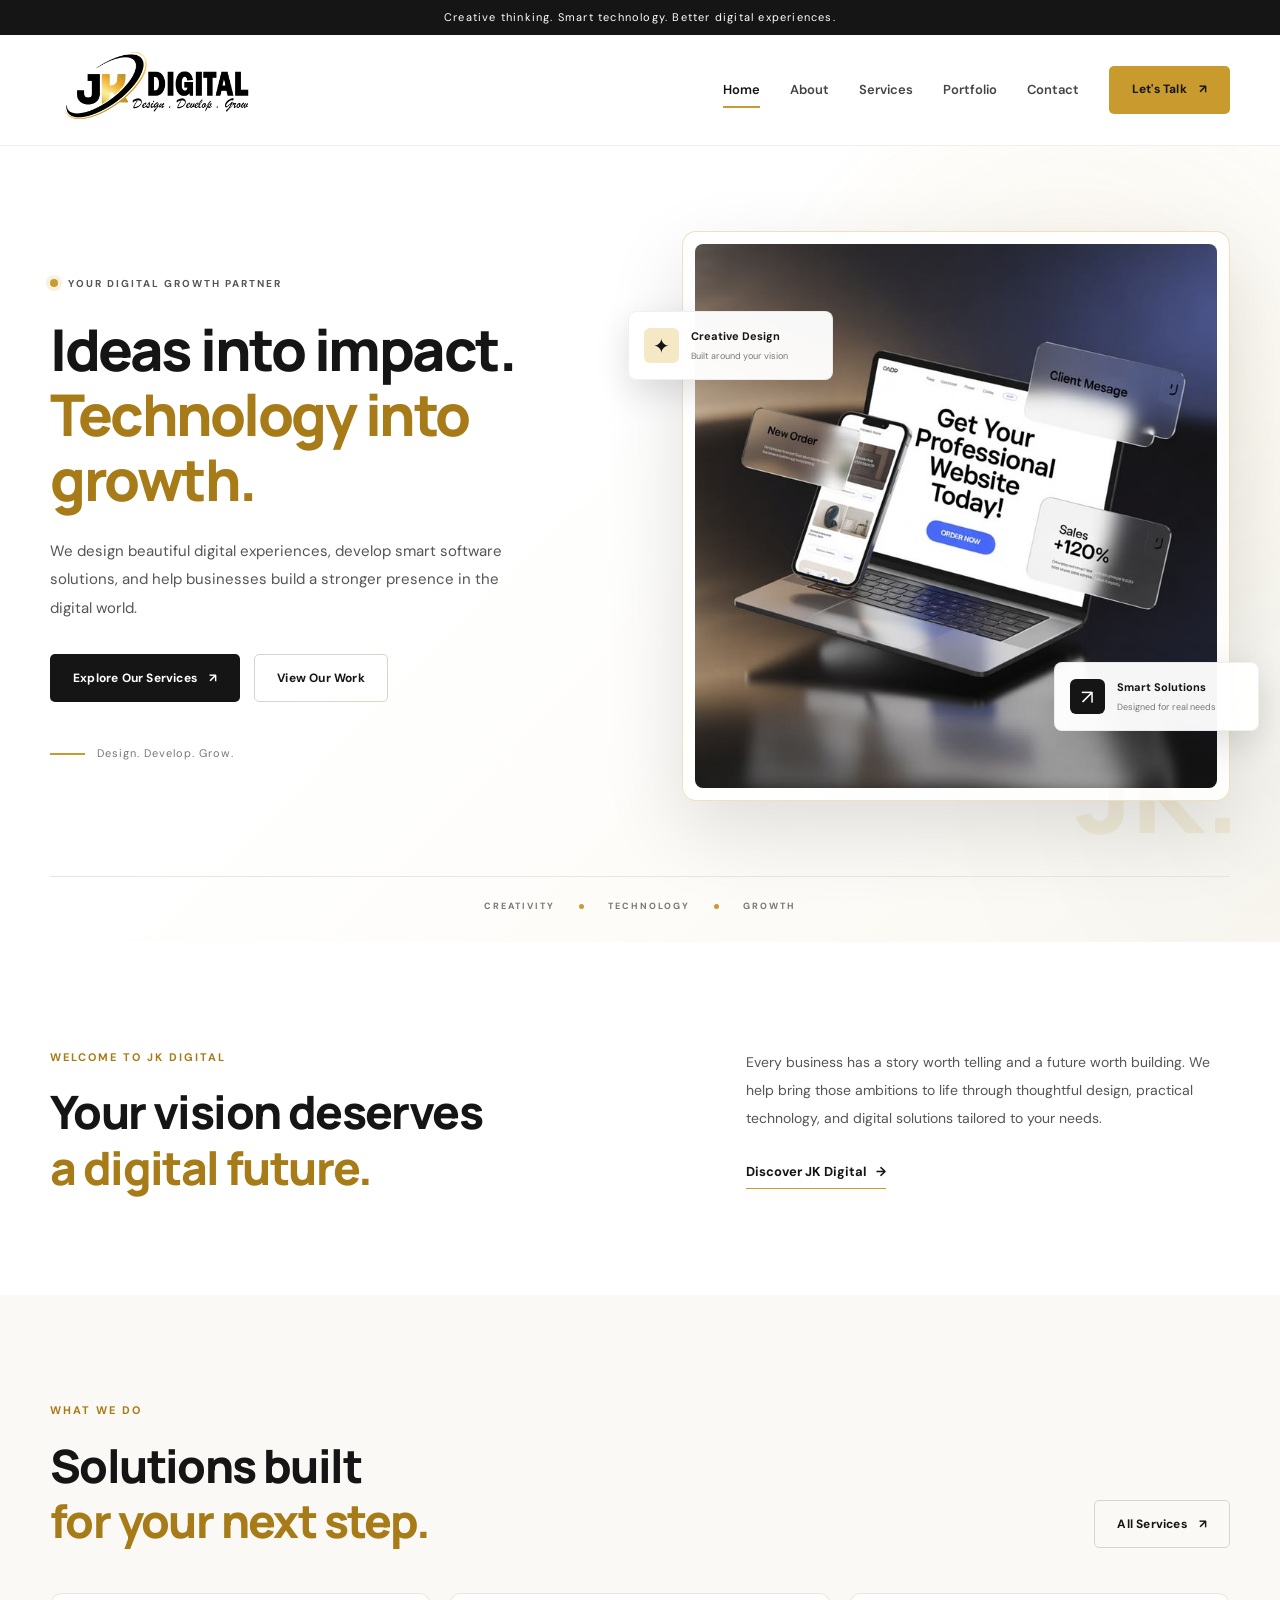
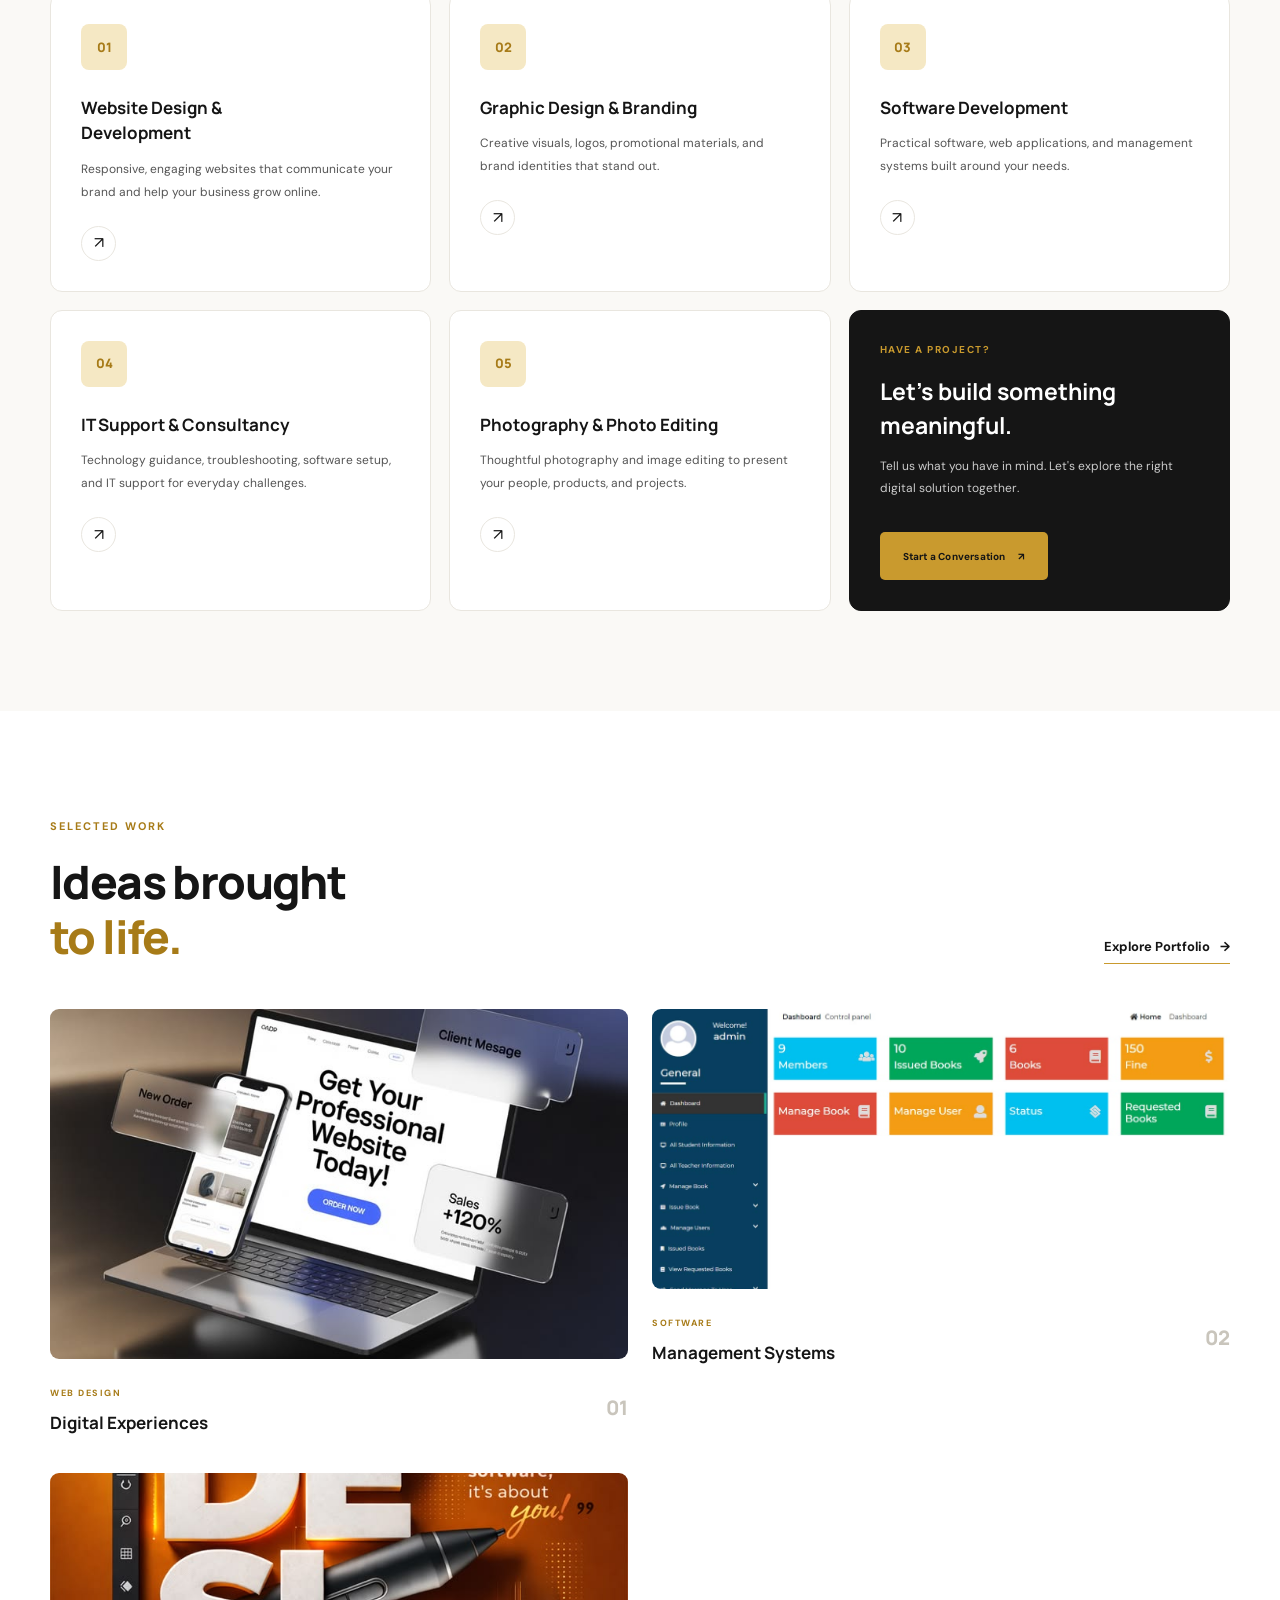
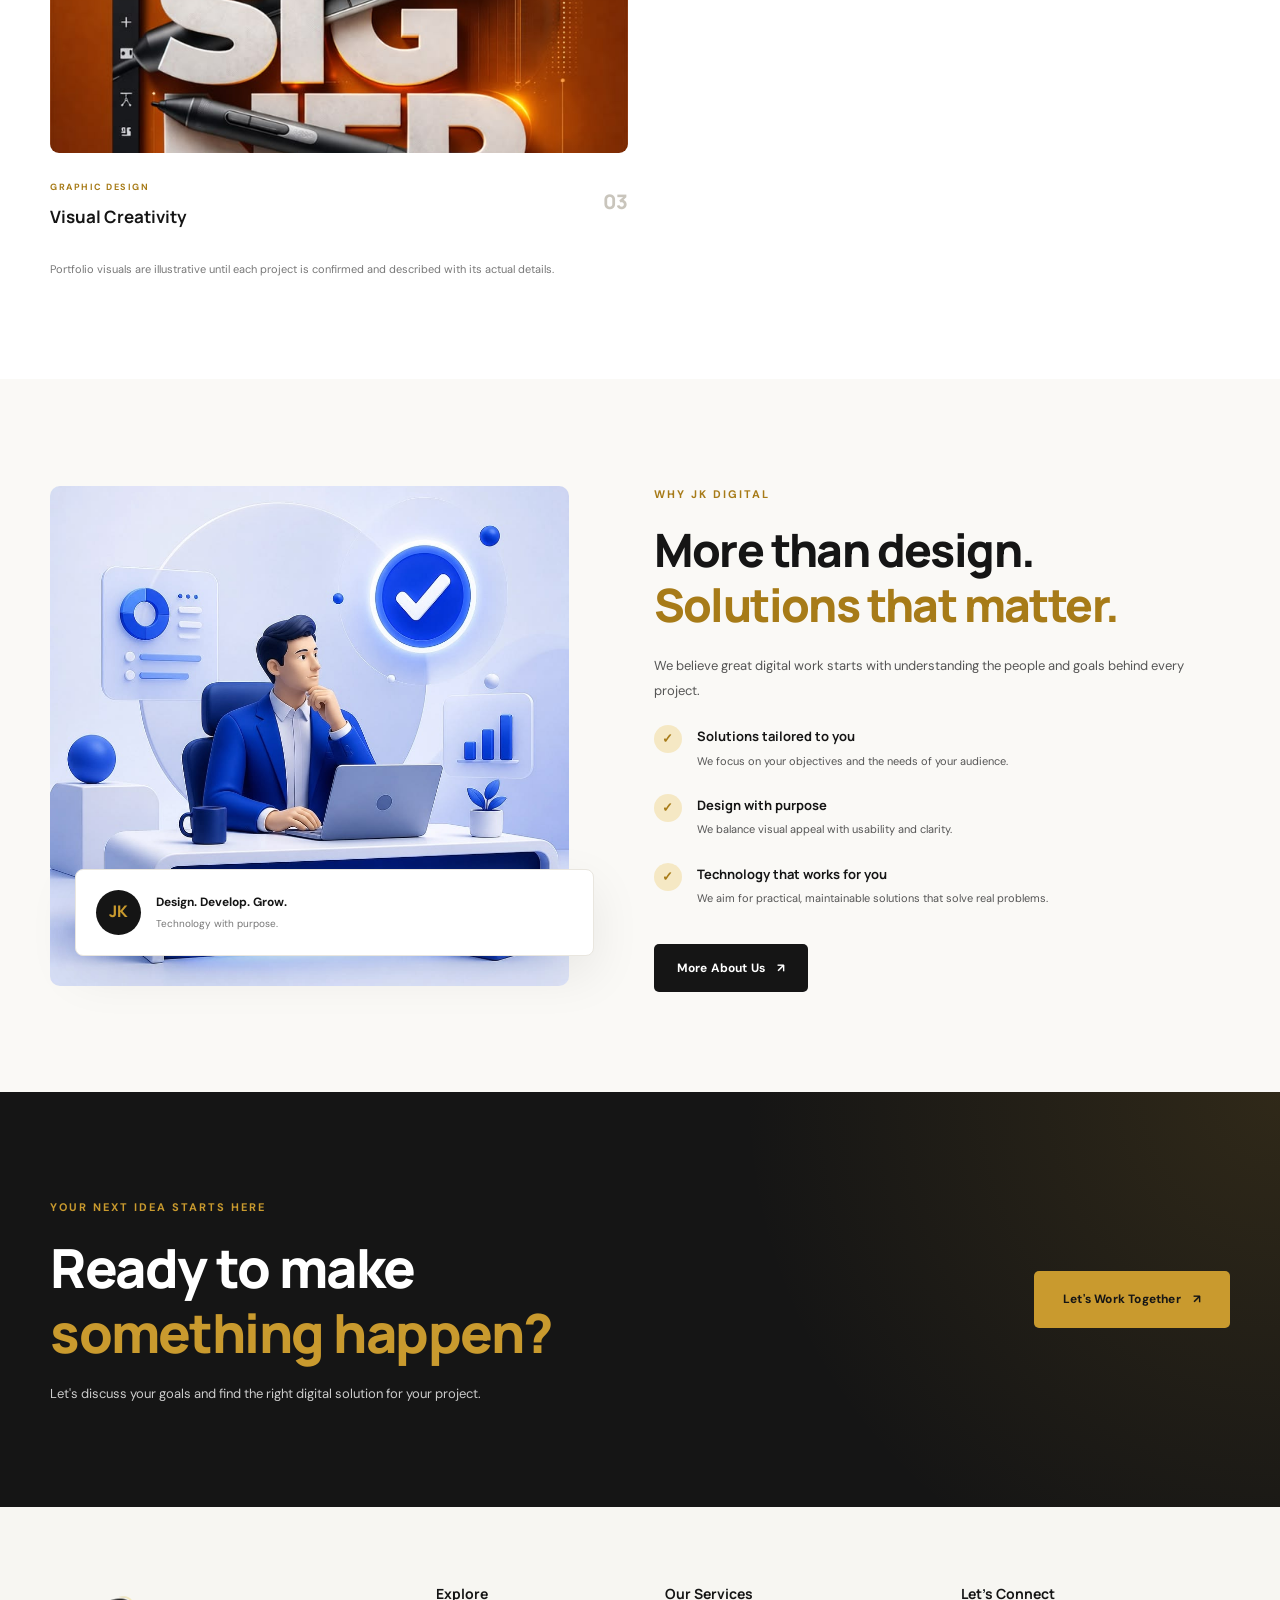
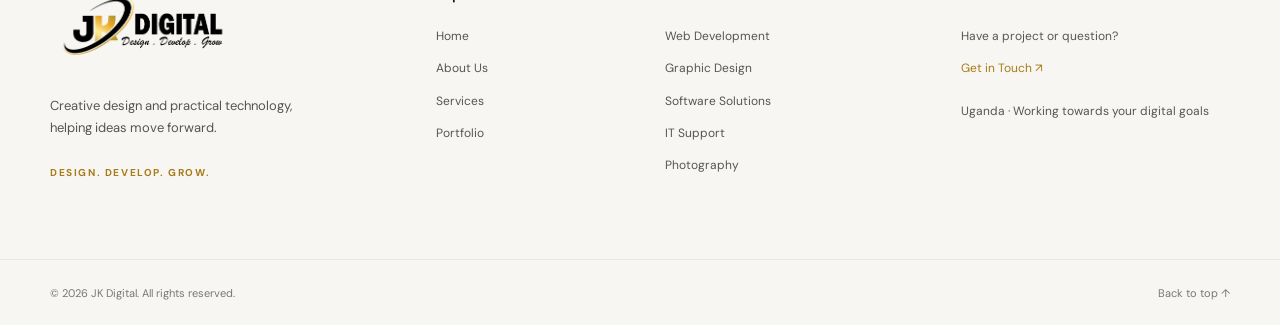
<file: index.html>
<!DOCTYPE html>
<html lang="en">
<head>
    <meta charset="UTF-8">
    <meta name="viewport" content="width=device-width, initial-scale=1.0">

    <title>JK Digital | Website Design, Graphic Design & IT Solutions</title>

    <meta name="description" content="JK Digital delivers professional website development, graphic design, software solutions, IT support, and photography services to help businesses grow.">

    <meta name="keywords" content="JK Digital, website development Uganda, web design, graphic design, IT support, software solutions, photography">

    <meta name="author" content="JK Digital">
    <meta name="robots" content="index, follow">
    <meta name="theme-color" content="#ffffff">
    <link rel="icon" type="image/png" href="assets/images/jk-favicon.png">

    <!-- Social Media Sharing -->
    <meta property="og:type" content="website">
    <meta property="og:title" content="JK Digital | Design. Develop. Grow.">
    <meta property="og:description" content="Creative thinking. Smart technology. Better digital experiences. Discover professional digital services from JK Digital.">
    <meta property="og:image" content="assets/images/jk-digital-logo.png">

    <meta name="twitter:card" content="summary">
    <meta name="twitter:title" content="JK Digital | Design. Develop. Grow.">
    <meta name="twitter:description" content="Professional website development, graphic design, software solutions, IT support, and photography.">
    <meta name="twitter:image" content="assets/images/jk-digital-logo.png">

    <!-- Google Fonts -->
    <link rel="preconnect" href="https://fonts.googleapis.com">
    <link rel="preconnect" href="https://fonts.gstatic.com" crossorigin>

    <link href="https://fonts.googleapis.com/css2?family=DM+Sans:wght@400;500;600;700&family=Manrope:wght@400;500;600;700;800&display=swap" rel="stylesheet">

    <!-- Website Styles -->
    <link rel="stylesheet" href="css/style.css">
    <link rel="stylesheet" href="css/home.css">
</head>
<body>
    <!-- Announcement bar -->
    <div class="announcement-bar">
        <p>Creative thinking. Smart technology. Better digital experiences.</p>
    </div>
    <!-- Navigation -->
    <header class="site-header" id="top">
        <nav class="navbar container" aria-label="Main navigation">
            <a href="index.html" class="brand" aria-label="JK Digital homepage">
                <img
                    src="assets/images/jk-digital-logo.png"
                    alt="JK Digital — Design, Develop, Grow"
                    class="brand-logo"
                >
            </a>
            <button
                type="button"
                class="menu-toggle"
                id="menuToggle"
                aria-label="Open navigation menu"
                aria-expanded="false"
                aria-controls="navLinks"
            >
                <span></span>
                <span></span>
                <span></span>
            </button>
            <div class="nav-links" id="navLinks">
                <a href="index.html" class="nav-link active">Home</a>
                <a href="about.html" class="nav-link">About</a>
                <a href="services.html" class="nav-link">Services</a>
                <a href="portfolio.html" class="nav-link">Portfolio</a>
                <a href="contact.html" class="nav-link">Contact</a>
                <a href="contact.html" class="button button-gold nav-cta">
                    Let's Talk <span aria-hidden="true">↗</span>
                </a>
            </div>
        </nav>
    </header>
    <main>
        <!-- Hero -->
        <section class="hero section-padding">
            <div class="hero-background" aria-hidden="true"></div>
            <div class="container hero-grid">
                <div class="hero-content">
                    <span class="eyebrow">
                        <span class="status-dot"></span>
                        YOUR DIGITAL GROWTH PARTNER
                    </span>
                    <h1>
                        Ideas into impact.<br>
                        <span>Technology into growth.</span>
                    </h1>
                    <p class="hero-description">
                        We design beautiful digital experiences, develop smart
                        software solutions, and help businesses build a stronger
                        presence in the digital world.
                    </p>
                    <div class="hero-actions">
                        <a href="services.html" class="button button-dark">
                            Explore Our Services <span aria-hidden="true">↗</span>
                        </a>
                        <a href="portfolio.html" class="button button-outline">
                            View Our Work
                        </a>
                    </div>
                    <div class="hero-note">
                        <span class="hero-note-line"></span>
                        <p>Design. Develop. Grow.</p>
                    </div>
                </div>
                <div class="hero-visual">
                    <div class="hero-image-frame">
                        <img
                            src="assets/images/website-mockup.jpg"
                            alt="Website design displayed on a laptop and smartphone"
                            class="hero-image"
                        >
                        <div class="floating-card floating-card-top">
                            <span class="floating-icon">✦</span>
                            <div>
                                <strong>Creative Design</strong>
                                <small>Built around your vision</small>
                            </div>
                        </div>
                        <div class="floating-card floating-card-bottom">
                            <span class="floating-icon gold-icon">↗</span>
                            <div>
                                <strong>Smart Solutions</strong>
                                <small>Designed for real needs</small>
                            </div>
                        </div>
                    </div>
                    <div class="hero-decoration" aria-hidden="true">JK.</div>
                </div>
            </div>
            <div class="container hero-bottom">
                <span>CREATIVITY</span>
                <span class="hero-bottom-divider"></span>
                <span>TECHNOLOGY</span>
                <span class="hero-bottom-divider"></span>
                <span>GROWTH</span>
            </div>
        </section>
        <!-- Introduction -->
        <section class="intro-section section-padding">
            <div class="container intro-grid">
                <div>
                    <span class="section-label">WELCOME TO JK DIGITAL</span>
                    <h2 class="section-heading">
                        Your vision deserves<br>
                        <span class="gold-text">a digital future.</span>
                    </h2>
                </div>
                <div class="intro-copy">
                    <p>
                        Every business has a story worth telling and a future
                        worth building. We help bring those ambitions to life
                        through thoughtful design, practical technology, and
                        digital solutions tailored to your needs.
                    </p>
                    <a href="about.html" class="text-link">
                        Discover JK Digital <span aria-hidden="true">→</span>
                    </a>
                </div>
            </div>
        </section>
        <!-- Services -->
        <section class="services-section section-padding" id="services">
            <div class="container">
                <div class="section-header">
                    <div>
                        <span class="section-label">WHAT WE DO</span>
                        <h2 class="section-heading">
                            Solutions built<br>
                            <span class="gold-text">for your next step.</span>
                        </h2>
                    </div>
                    <a href="services.html" class="button button-outline">
                        All Services <span aria-hidden="true">↗</span>
                    </a>
                </div>
                <div class="services-grid">
                    <article class="service-card">
                        <div class="service-icon" aria-hidden="true">01</div>
                        <h3>Website Design & Development</h3>
                        <p>
                            Responsive, engaging websites that communicate
                            your brand and help your business grow online.
                        </p>
                        <a href="services.html#web-development" class="service-link"
                           aria-label="Learn more about website development">↗</a>
                    </article>
                    <article class="service-card">
                        <div class="service-icon" aria-hidden="true">02</div>
                        <h3>Graphic Design & Branding</h3>
                        <p>
                            Creative visuals, logos, promotional materials,
                            and brand identities that stand out.
                        </p>
                        <a href="services.html#graphic-design" class="service-link"
                           aria-label="Learn more about graphic design">↗</a>
                    </article>
                    <article class="service-card">
                        <div class="service-icon" aria-hidden="true">03</div>
                        <h3>Software Development</h3>
                        <p>
                            Practical software, web applications, and
                            management systems built around your needs.
                        </p>
                        <a href="services.html#software-development" class="service-link"
                           aria-label="Learn more about software development">↗</a>
                    </article>
                    <article class="service-card">
                        <div class="service-icon" aria-hidden="true">04</div>
                        <h3>IT Support & Consultancy</h3>
                        <p>
                            Technology guidance, troubleshooting, software
                            setup, and IT support for everyday challenges.
                        </p>
                        <a href="services.html#it-support" class="service-link"
                           aria-label="Learn more about IT support">↗</a>
                    </article>
                    <article class="service-card">
                        <div class="service-icon" aria-hidden="true">05</div>
                        <h3>Photography & Photo Editing</h3>
                        <p>
                            Thoughtful photography and image editing to
                            present your people, products, and projects.
                        </p>
                        <a href="services.html#photography" class="service-link"
                           aria-label="Learn more about photography">↗</a>
                    </article>
                    <article class="service-card service-card-dark">
                        <span class="service-card-kicker">HAVE A PROJECT?</span>
                        <h3>Let's build something meaningful.</h3>
                        <p>
                            Tell us what you have in mind. Let's explore
                            the right digital solution together.
                        </p>
                        <a href="contact.html" class="button button-gold">
                            Start a Conversation <span aria-hidden="true">↗</span>
                        </a>
                    </article>
                </div>
            </div>
        </section>
        <!-- Featured portfolio -->
        <section class="portfolio-section section-padding" id="portfolio">
            <div class="container">
                <div class="section-header">
                    <div>
                        <span class="section-label">SELECTED WORK</span>
                        <h2 class="section-heading">
                            Ideas brought<br>
                            <span class="gold-text">to life.</span>
                        </h2>
                    </div>
                    <a href="portfolio.html" class="text-link">
                        Explore Portfolio <span aria-hidden="true">→</span>
                    </a>
                </div>
                <div class="portfolio-grid">
                    <article class="portfolio-card portfolio-large">
                        <a href="portfolio.html" class="portfolio-image-link">
                            <img
                                src="assets/images/website-mockup.jpg"
                                alt="Website design concept"
                                loading="lazy"
                            >
                            <span class="portfolio-overlay">View Project ↗</span>
                        </a>
                        <div class="portfolio-info">
                            <div>
                                <span class="portfolio-category">WEB DESIGN</span>
                                <h3>Digital Experiences</h3>
                            </div>
                            <span class="portfolio-number">01</span>
                        </div>
                    </article>
                    <article class="portfolio-card">
                        <a href="portfolio.html" class="portfolio-image-link">
                            <img
                                src="assets/images/librarian-dashboard.jpg"
                                alt="Library management dashboard interface"
                                loading="lazy"
                            >
                            <span class="portfolio-overlay">View Project ↗</span>
                        </a>
                        <div class="portfolio-info">
                            <div>
                                <span class="portfolio-category">SOFTWARE</span>
                                <h3>Management Systems</h3>
                            </div>
                            <span class="portfolio-number">02</span>
                        </div>
                    </article>
                    <article class="portfolio-card">
                        <a href="portfolio.html" class="portfolio-image-link">
                            <img
                                src="assets/images/graphic-design.jpg"
                                alt="Graphic design artwork"
                                loading="lazy"
                            >
                            <span class="portfolio-overlay">View Project ↗</span>
                        </a>
                        <div class="portfolio-info">
                            <div>
                                <span class="portfolio-category">GRAPHIC DESIGN</span>
                                <h3>Visual Creativity</h3>
                            </div>
                            <span class="portfolio-number">03</span>
                        </div>
                    </article>
                </div>
                <p class="portfolio-disclaimer">
                    Portfolio visuals are illustrative until each project is
                    confirmed and described with its actual details.
                </p>
            </div>
        </section>
        <!-- Why choose us -->
        <section class="why-section section-padding">
            <div class="container why-grid">
                <div class="why-visual">
                    <img
                        src="assets/images/it-professional.jpg"
                        alt="Professional working with technology"
                        loading="lazy"
                    >
                    <div class="why-image-caption">
                        <span class="caption-mark">JK</span>
                        <div>
                            <strong>Design. Develop. Grow.</strong>
                            <small>Technology with purpose.</small>
                        </div>
                    </div>
                </div>
                <div class="why-content">
                    <span class="section-label">WHY JK DIGITAL</span>
                    <h2 class="section-heading">
                        More than design.<br>
                        <span class="gold-text">Solutions that matter.</span>
                    </h2>
                    <p class="why-description">
                        We believe great digital work starts with understanding
                        the people and goals behind every project.
                    </p>
                    <div class="why-feature">
                        <span class="feature-check">✓</span>
                        <div>
                            <h3>Solutions tailored to you</h3>
                            <p>We focus on your objectives and the needs of your audience.</p>
                        </div>
                    </div>
                    <div class="why-feature">
                        <span class="feature-check">✓</span>
                        <div>
                            <h3>Design with purpose</h3>
                            <p>We balance visual appeal with usability and clarity.</p>
                        </div>
                    </div>
                    <div class="why-feature">
                        <span class="feature-check">✓</span>
                        <div>
                            <h3>Technology that works for you</h3>
                            <p>We aim for practical, maintainable solutions that solve real problems.</p>
                        </div>
                    </div>
                    <a href="about.html" class="button button-dark">
                        More About Us <span aria-hidden="true">↗</span>
                    </a>
                </div>
            </div>
        </section>
        <!-- Contact CTA -->
        <section class="contact-cta section-padding">
            <div class="container contact-cta-inner">
                <div>
                    <span class="section-label">YOUR NEXT IDEA STARTS HERE</span>
                    <h2>
                        Ready to make<br>
                        <span>something happen?</span>
                    </h2>
                    <p>
                        Let's discuss your goals and find the right digital
                        solution for your project.
                    </p>
                </div>
                <a href="contact.html" class="button button-gold button-large">
                    Let's Work Together <span aria-hidden="true">↗</span>
                </a>
            </div>
        </section>
    </main>
    <!-- Footer -->
    <footer class="site-footer">
        <div class="container footer-main">
            <div class="footer-brand">
                <a href="index.html" aria-label="JK Digital homepage">
                    <img
                        src="assets/images/jk-digital-logo.png"
                        alt="JK Digital"
                        class="footer-logo"
                        loading="lazy"
                    >
                </a>
                <p>
                    Creative design and practical technology,
                    helping ideas move forward.
                </p>
                <span class="footer-tagline">DESIGN. DEVELOP. GROW.</span>
            </div>
            <div class="footer-column">
                <h3>Explore</h3>
                <a href="index.html">Home</a>
                <a href="about.html">About Us</a>
                <a href="services.html">Services</a>
                <a href="portfolio.html">Portfolio</a>
            </div>
            <div class="footer-column">
                <h3>Our Services</h3>
                <a href="services.html#web-development">Web Development</a>
                <a href="services.html#graphic-design">Graphic Design</a>
                <a href="services.html#software-development">Software Solutions</a>
                <a href="services.html#it-support">IT Support</a>
                <a href="services.html#photography">Photography</a>
            </div>
            <div class="footer-column">
                <h3>Let's Connect</h3>
                <p>Have a project or question?</p>
                <a href="contact.html" class="footer-contact-link">
                    Get in Touch ↗
                </a>
                <p class="footer-location">Uganda · Working towards your digital goals</p>
            </div>
        </div>
        <div class="footer-bottom">
            <div class="container footer-bottom-inner">
                <p>&copy; <span id="currentYear"></span> JK Digital. All rights reserved.</p>
                <a href="#top">Back to top ↑</a>
            </div>
        </div>
    </footer>
    <script src="js/main.js"></script>
    <script src="js/home.js"></script>
</body>
</html>
</file>
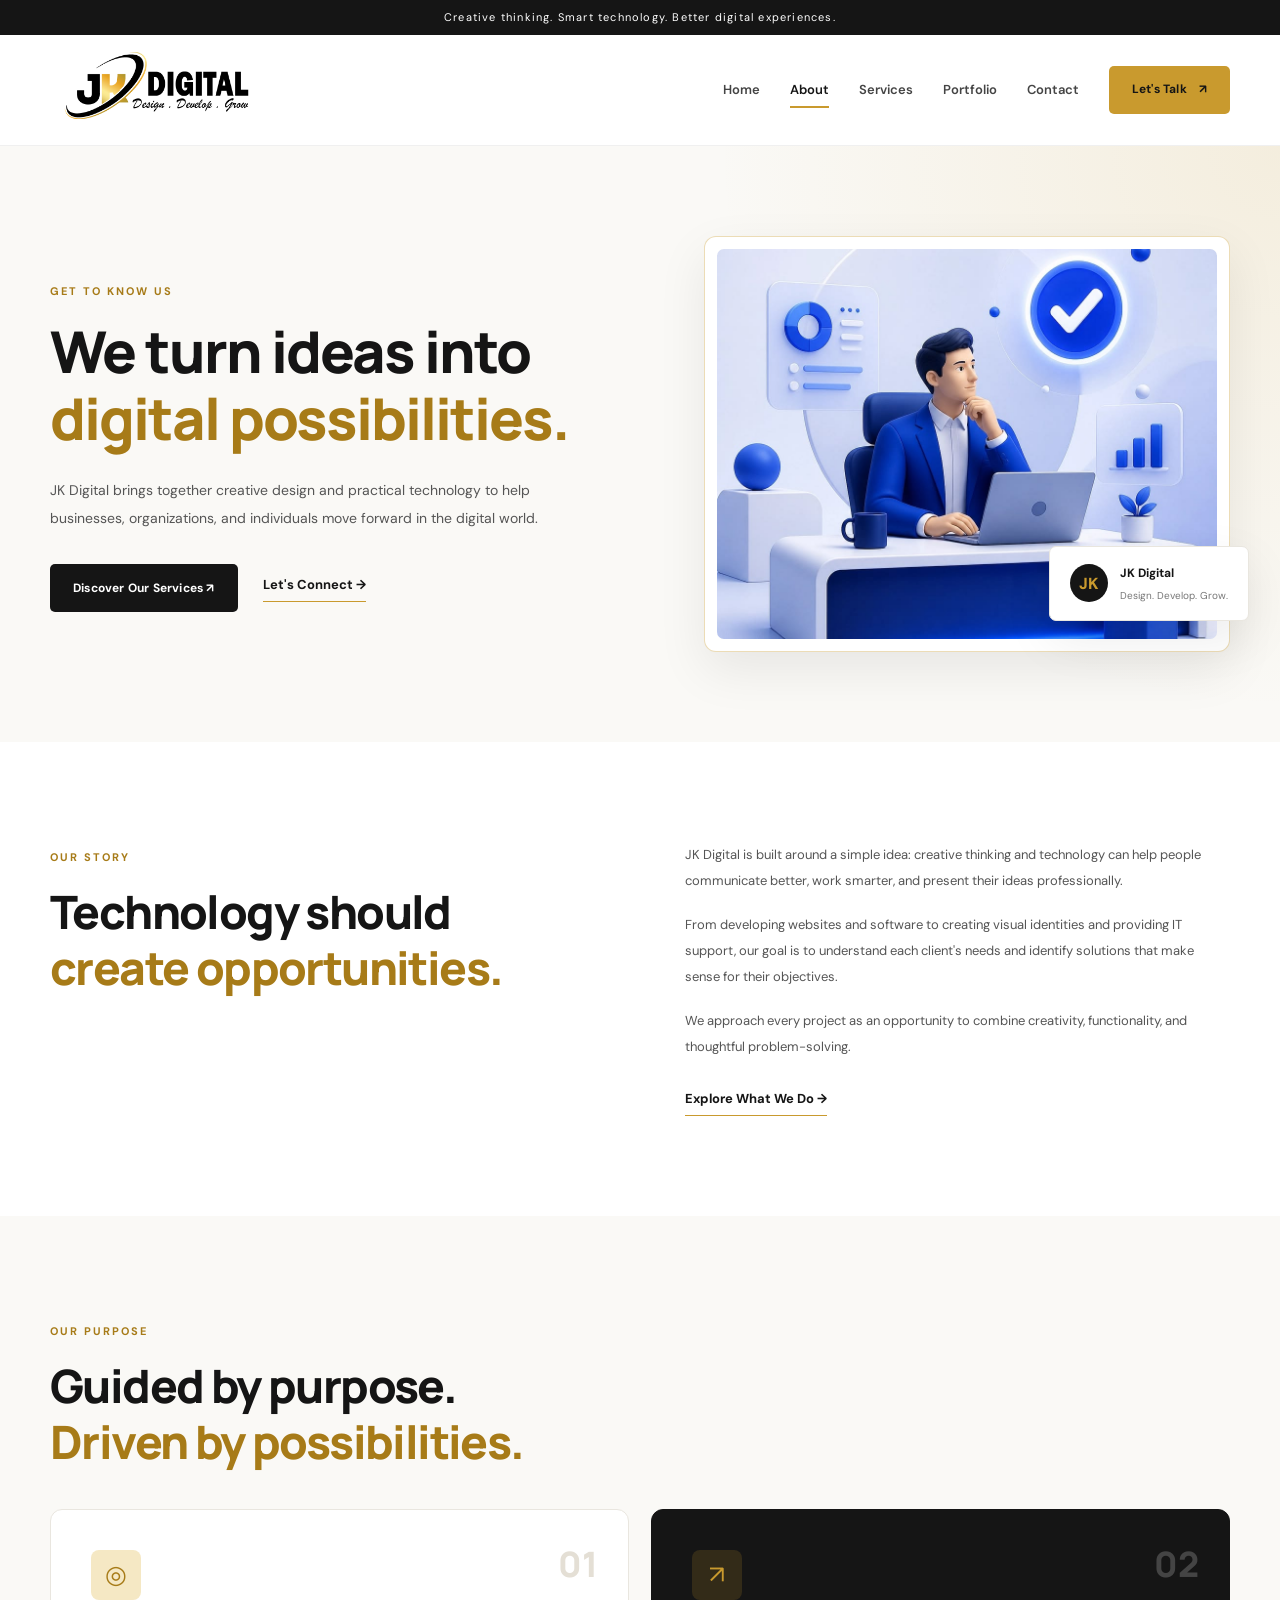
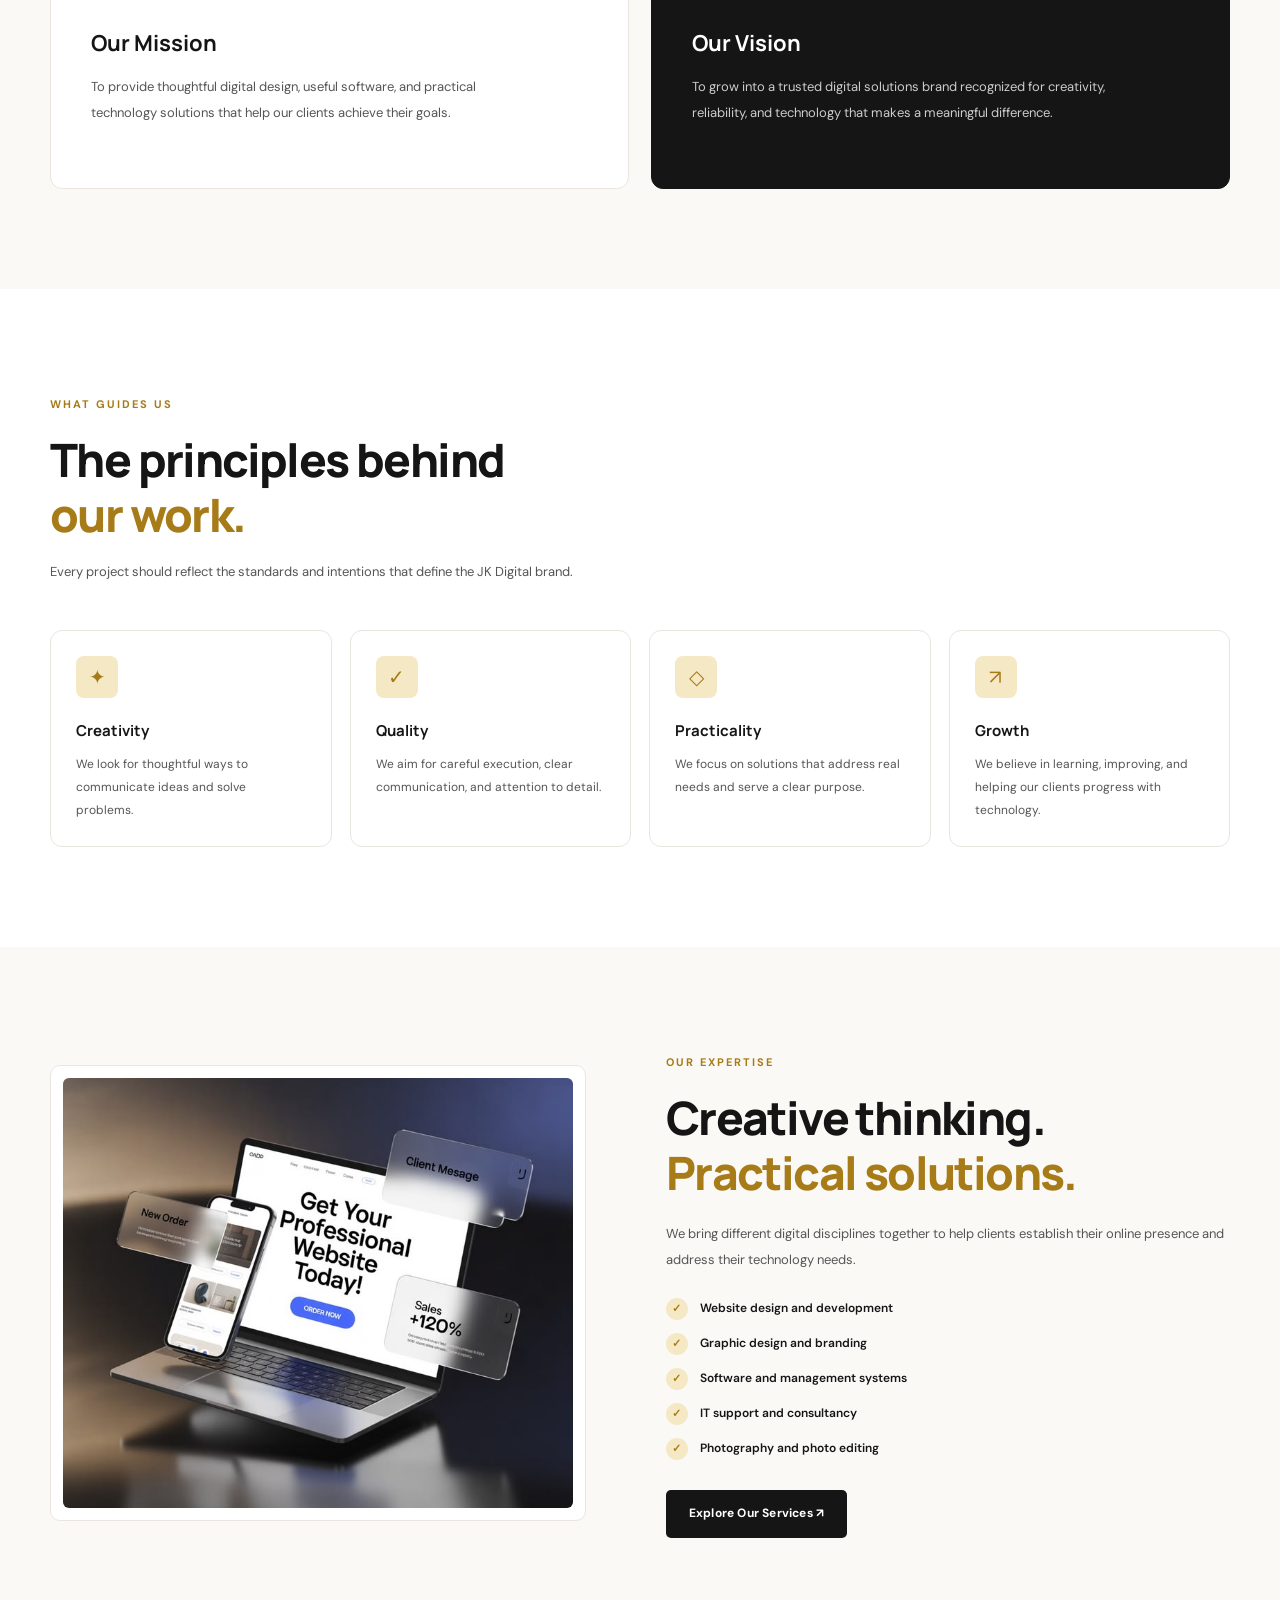
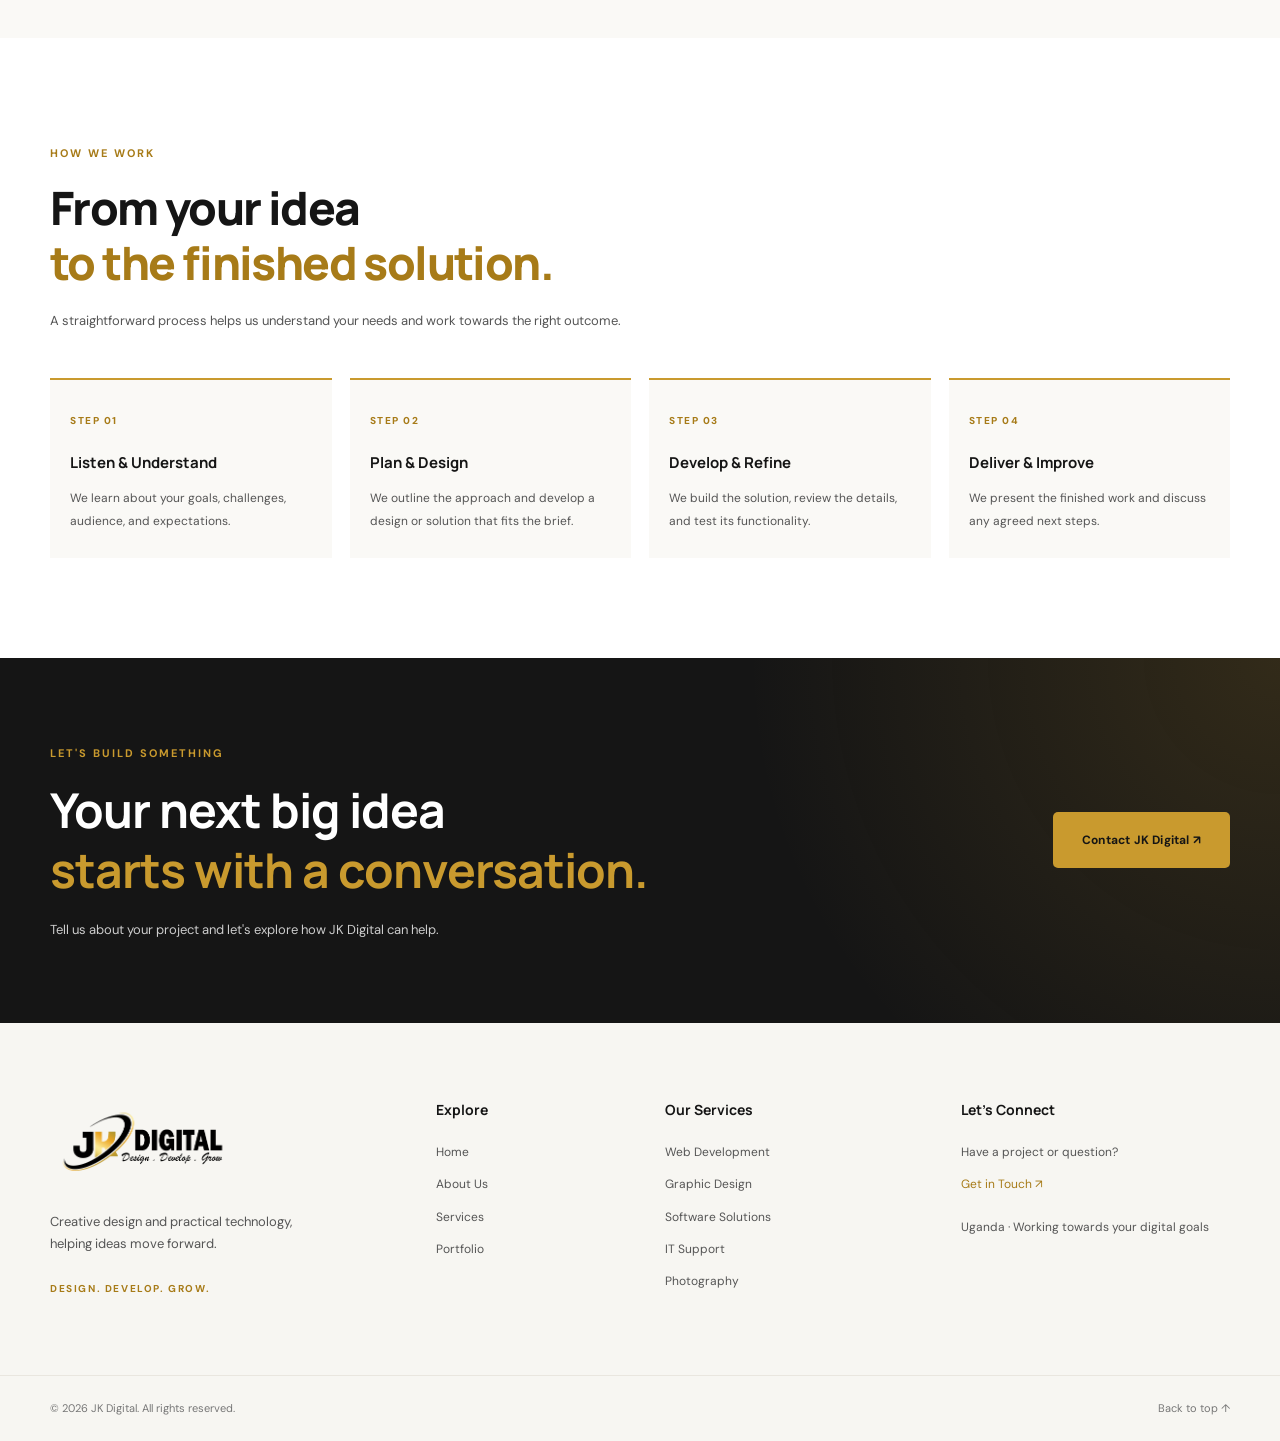
<file: about.html>
<!DOCTYPE html>
<html lang="en">
<head>
    <meta charset="UTF-8">
    <meta name="viewport" content="width=device-width, initial-scale=1.0">

    <title>About JK Digital | Our Story & Digital Expertise</title>

    <meta name="description" content="Discover JK Digital, a digital services brand focused on website development, graphic design, software solutions, IT support, and photography.">

    <meta name="author" content="JK Digital">
    <meta name="robots" content="index, follow">
    <meta name="theme-color" content="#ffffff">
    <link rel="icon" type="image/png" href="assets/images/jk-favicon.png">

    <!-- Social Media Sharing -->
    <meta property="og:type" content="website">
    <meta property="og:title" content="About JK Digital | Design. Develop. Grow.">
    <meta property="og:description" content="Learn about JK Digital and our commitment to creative design, smart technology, and better digital experiences.">
    <meta property="og:image" content="assets/images/jk-digital-logo.png">

    <!-- Google Fonts -->
    <link rel="preconnect" href="https://fonts.googleapis.com">
    <link rel="preconnect" href="https://fonts.gstatic.com" crossorigin>
    <link href="https://fonts.googleapis.com/css2?family=DM+Sans:wght@400;500;600;700&family=Manrope:wght@400;500;600;700;800&display=swap" rel="stylesheet">

    <!-- Website Styles -->
    <link rel="stylesheet" href="css/style.css">
    <link rel="stylesheet" href="css/about.css">
</head>

<body>

    <div class="announcement-bar">
        <p>Creative thinking. Smart technology. Better digital experiences.</p>
    </div>

    <header class="site-header">
        <nav class="navbar container" aria-label="Main navigation">

            <a href="index.html" class="brand" aria-label="JK Digital homepage">
                <img
                    src="assets/images/jk-digital-logo.png"
                    alt="JK Digital — Design, Develop, Grow"
                    class="brand-logo"
                >
            </a>

            <button
                class="menu-toggle"
                id="menuToggle"
                aria-label="Open navigation menu"
                aria-expanded="false"
                aria-controls="navLinks"
            >
                <span></span>
                <span></span>
                <span></span>
            </button>

            <div class="nav-links" id="navLinks">
                <a href="index.html" class="nav-link">Home</a>
                <a href="about.html" class="nav-link active" aria-current="page">About</a>
                <a href="services.html" class="nav-link">Services</a>
                <a href="portfolio.html" class="nav-link">Portfolio</a>
                <a href="contact.html" class="nav-link">Contact</a>
                <a href="contact.html" class="button button-gold nav-cta">
                    Let's Talk <span aria-hidden="true">↗</span>
                </a>
            </div>

        </nav>
    </header>

    <main>

        <!-- About Hero -->
        <section class="about-hero">
            <div class="container about-hero-grid">

                <div class="about-hero-content">
                    <span class="section-label">GET TO KNOW US</span>

                    <h1>
                        We turn ideas into<br>
                        <span>digital possibilities.</span>
                    </h1>

                    <p>
                        JK Digital brings together creative design and practical
                        technology to help businesses, organizations, and
                        individuals move forward in the digital world.
                    </p>

                    <div class="about-hero-actions">
                        <a href="services.html" class="button button-dark">
                            Discover Our Services ↗
                        </a>

                        <a href="contact.html" class="text-link">
                            Let's Connect →
                        </a>
                    </div>
                </div>

                <div class="about-hero-visual">
                    <img
                        src="assets/images/it-professional.jpg"
                        alt="Illustration representing technology and professional problem-solving"
                    >

                    <div class="about-visual-label">
                        <span class="about-visual-mark">JK</span>
                        <div>
                            <strong>JK Digital</strong>
                            <small>Design. Develop. Grow.</small>
                        </div>
                    </div>
                </div>

            </div>
        </section>

        <!-- Our Story -->
        <section class="about-story section-padding">
            <div class="container story-grid">

                <div class="story-heading">
                    <span class="section-label">OUR STORY</span>

                    <h2 class="section-heading">
                        Technology should<br>
                        <span class="gold-text">create opportunities.</span>
                    </h2>
                </div>

                <div class="story-content">
                    <p>
                        JK Digital is built around a simple idea: creative
                        thinking and technology can help people communicate
                        better, work smarter, and present their ideas
                        professionally.
                    </p>

                    <p>
                        From developing websites and software to creating
                        visual identities and providing IT support, our goal
                        is to understand each client's needs and identify
                        solutions that make sense for their objectives.
                    </p>

                    <p>
                        We approach every project as an opportunity to combine
                        creativity, functionality, and thoughtful problem-solving.
                    </p>

                    <a href="services.html" class="text-link">
                        Explore What We Do →
                    </a>
                </div>

            </div>
        </section>

        <!-- Mission and Vision -->
        <section class="mission-section section-padding">
            <div class="container">

                <div class="mission-intro">
                    <span class="section-label">OUR PURPOSE</span>
                    <h2 class="section-heading">
                        Guided by purpose.<br>
                        <span class="gold-text">Driven by possibilities.</span>
                    </h2>
                </div>

                <div class="mission-grid">

                    <article class="mission-card">
                        <span class="mission-number">01</span>
                        <div class="mission-symbol" aria-hidden="true">◎</div>

                        <h3>Our Mission</h3>

                        <p>
                            To provide thoughtful digital design, useful
                            software, and practical technology solutions
                            that help our clients achieve their goals.
                        </p>
                    </article>

                    <article class="mission-card mission-card-dark">
                        <span class="mission-number">02</span>
                        <div class="mission-symbol" aria-hidden="true">↗</div>

                        <h3>Our Vision</h3>

                        <p>
                            To grow into a trusted digital solutions brand
                            recognized for creativity, reliability, and
                            technology that makes a meaningful difference.
                        </p>
                    </article>

                </div>
            </div>
        </section>

        <!-- Our Values -->
        <section class="values-section section-padding">
            <div class="container">

                <div class="values-heading">
                    <span class="section-label">WHAT GUIDES US</span>

                    <h2 class="section-heading">
                        The principles behind<br>
                        <span class="gold-text">our work.</span>
                    </h2>

                    <p>
                        Every project should reflect the standards and
                        intentions that define the JK Digital brand.
                    </p>
                </div>

                <div class="values-grid">

                    <article class="value-card">
                        <span class="value-icon" aria-hidden="true">✦</span>
                        <h3>Creativity</h3>
                        <p>
                            We look for thoughtful ways to communicate
                            ideas and solve problems.
                        </p>
                    </article>

                    <article class="value-card">
                        <span class="value-icon" aria-hidden="true">✓</span>
                        <h3>Quality</h3>
                        <p>
                            We aim for careful execution, clear communication,
                            and attention to detail.
                        </p>
                    </article>

                    <article class="value-card">
                        <span class="value-icon" aria-hidden="true">◇</span>
                        <h3>Practicality</h3>
                        <p>
                            We focus on solutions that address real needs
                            and serve a clear purpose.
                        </p>
                    </article>

                    <article class="value-card">
                        <span class="value-icon" aria-hidden="true">↗</span>
                        <h3>Growth</h3>
                        <p>
                            We believe in learning, improving, and helping
                            our clients progress with technology.
                        </p>
                    </article>

                </div>
            </div>
        </section>

        <!-- What We Do -->
        <section class="about-services section-padding">
            <div class="container about-services-grid">

                <div class="about-services-image">
                    <img
                        src="assets/images/website-mockup.jpg"
                        alt="Website design concept displayed on digital devices"
                        loading="lazy"
                    >
                </div>

                <div class="about-services-content">
                    <span class="section-label">OUR EXPERTISE</span>

                    <h2 class="section-heading">
                        Creative thinking.<br>
                        <span class="gold-text">Practical solutions.</span>
                    </h2>

                    <p>
                        We bring different digital disciplines together
                        to help clients establish their online presence
                        and address their technology needs.
                    </p>

                    <ul class="expertise-list">
                        <li><span>✓</span> Website design and development</li>
                        <li><span>✓</span> Graphic design and branding</li>
                        <li><span>✓</span> Software and management systems</li>
                        <li><span>✓</span> IT support and consultancy</li>
                        <li><span>✓</span> Photography and photo editing</li>
                    </ul>

                    <a href="services.html" class="button button-dark">
                        Explore Our Services ↗
                    </a>
                </div>

            </div>
        </section>

        <!-- Our Process -->
        <section class="process-section section-padding">
            <div class="container">

                <div class="process-heading">
                    <span class="section-label">HOW WE WORK</span>

                    <h2 class="section-heading">
                        From your idea<br>
                        <span class="gold-text">to the finished solution.</span>
                    </h2>

                    <p>
                        A straightforward process helps us understand your
                        needs and work towards the right outcome.
                    </p>
                </div>

                <div class="process-grid">

                    <article class="process-card">
                        <span class="process-step">STEP 01</span>
                        <h3>Listen & Understand</h3>
                        <p>
                            We learn about your goals, challenges,
                            audience, and expectations.
                        </p>
                    </article>

                    <article class="process-card">
                        <span class="process-step">STEP 02</span>
                        <h3>Plan & Design</h3>
                        <p>
                            We outline the approach and develop a
                            design or solution that fits the brief.
                        </p>
                    </article>

                    <article class="process-card">
                        <span class="process-step">STEP 03</span>
                        <h3>Develop & Refine</h3>
                        <p>
                            We build the solution, review the details,
                            and test its functionality.
                        </p>
                    </article>

                    <article class="process-card">
                        <span class="process-step">STEP 04</span>
                        <h3>Deliver & Improve</h3>
                        <p>
                            We present the finished work and discuss
                            any agreed next steps.
                        </p>
                    </article>

                </div>
            </div>
        </section>

        <!-- CTA -->
        <section class="about-cta">
            <div class="container about-cta-inner">

                <div>
                    <span class="section-label">LET'S BUILD SOMETHING</span>

                    <h2>
                        Your next big idea<br>
                        <span>starts with a conversation.</span>
                    </h2>

                    <p>
                        Tell us about your project and let's explore
                        how JK Digital can help.
                    </p>
                </div>

                <a href="contact.html" class="button button-gold button-large">
                    Contact JK Digital ↗
                </a>

            </div>
        </section>

    </main>

    <!-- Footer -->
    <footer class="site-footer">
        <div class="container footer-main">

            <div class="footer-brand">
                <a href="index.html">
                    <img
                        src="assets/images/jk-digital-logo.png"
                        alt="JK Digital"
                        class="footer-logo"
                        loading="lazy"
                    >
                </a>

                <p>
                    Creative design and practical technology,
                    helping ideas move forward.
                </p>

                <span class="footer-tagline">DESIGN. DEVELOP. GROW.</span>
            </div>

            <div class="footer-column">
                <h3>Explore</h3>
                <a href="index.html">Home</a>
                <a href="about.html">About Us</a>
                <a href="services.html">Services</a>
                <a href="portfolio.html">Portfolio</a>
            </div>

            <div class="footer-column">
                <h3>Our Services</h3>
                <a href="services.html#web-development">Web Development</a>
                <a href="services.html#graphic-design">Graphic Design</a>
                <a href="services.html#software-development">Software Solutions</a>
                <a href="services.html#it-support">IT Support</a>
                <a href="services.html#photography">Photography</a>
            </div>

            <div class="footer-column">
                <h3>Let's Connect</h3>
                <p>Have a project or question?</p>
                <a href="contact.html" class="footer-contact-link">
                    Get in Touch ↗
                </a>
                <p class="footer-location">Uganda · Working towards your digital goals</p>
            </div>

        </div>

        <div class="footer-bottom">
            <div class="container footer-bottom-inner">
                <p>&copy; <span id="currentYear"></span> JK Digital. All rights reserved.</p>
                <a href="#top">Back to top ↑</a>
            </div>
        </div>
    </footer>

    <script src="js/main.js"></script>

</body>
</html>
</file>
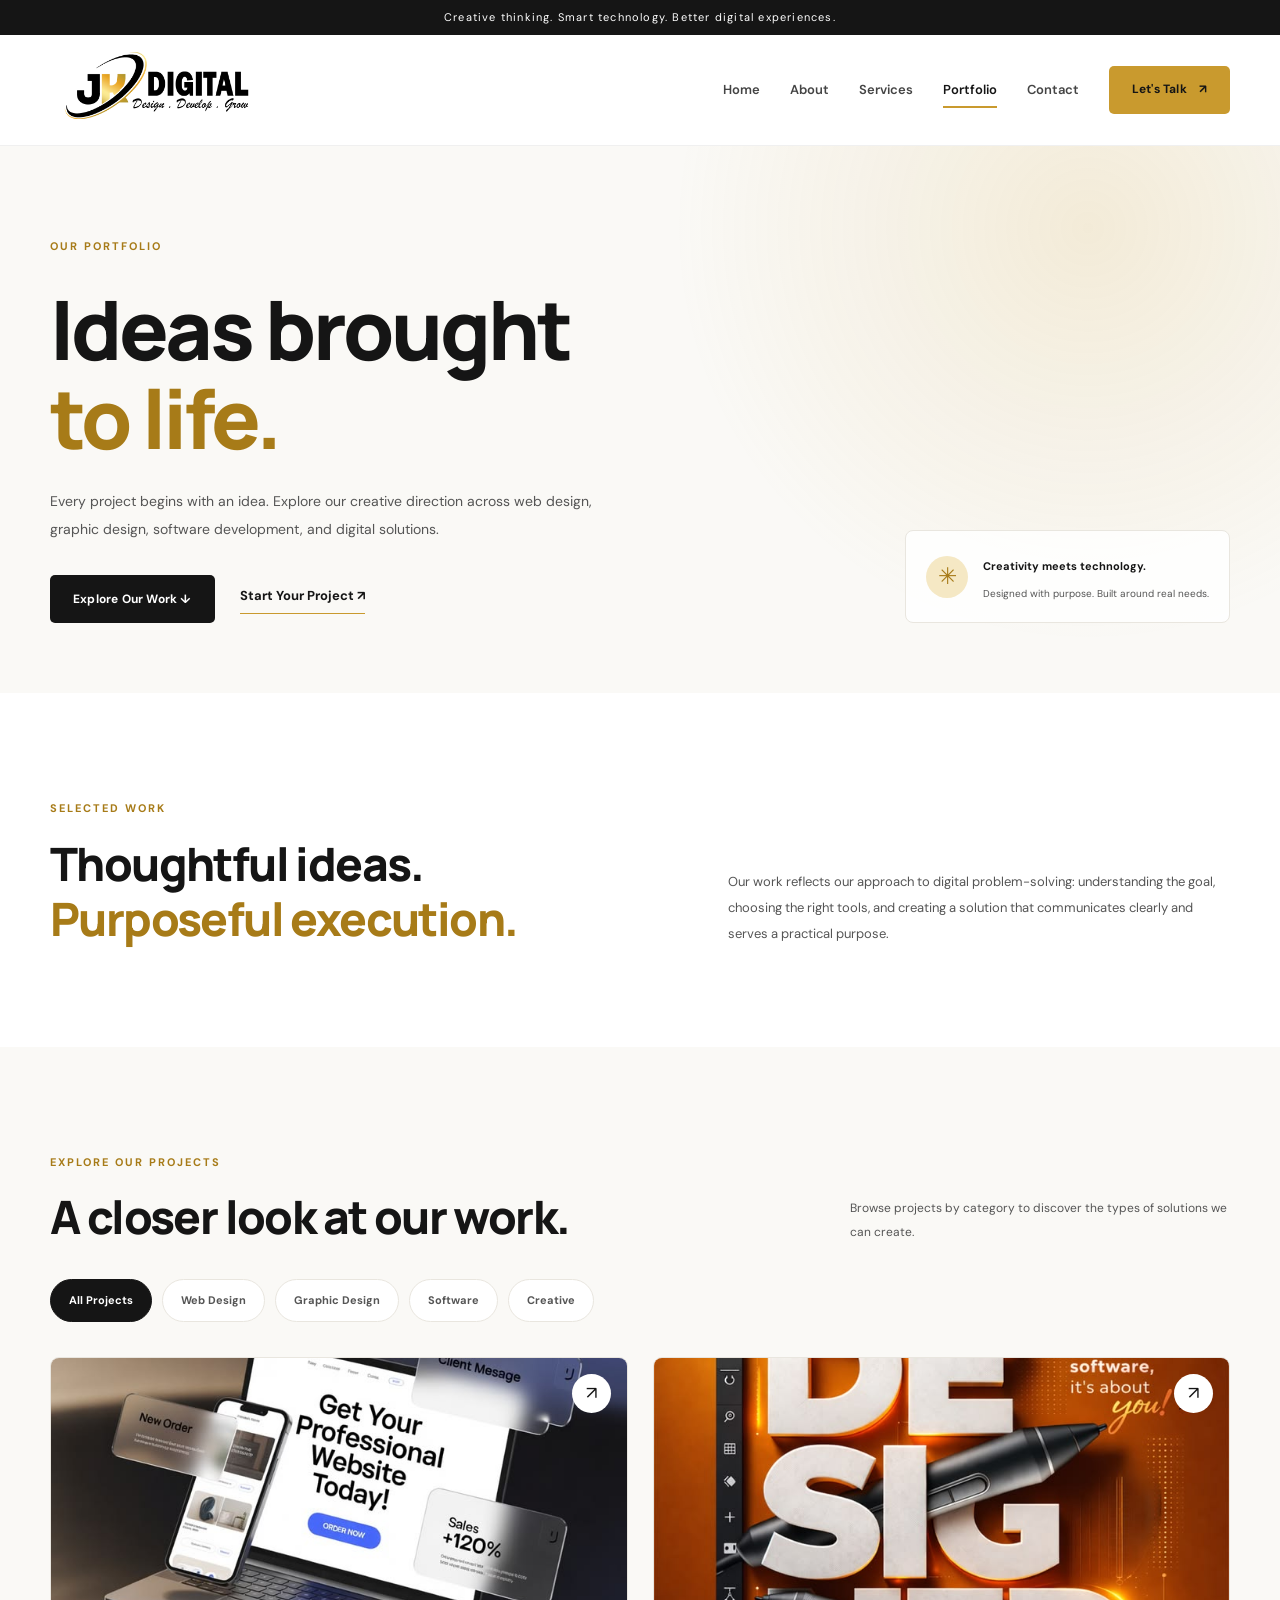
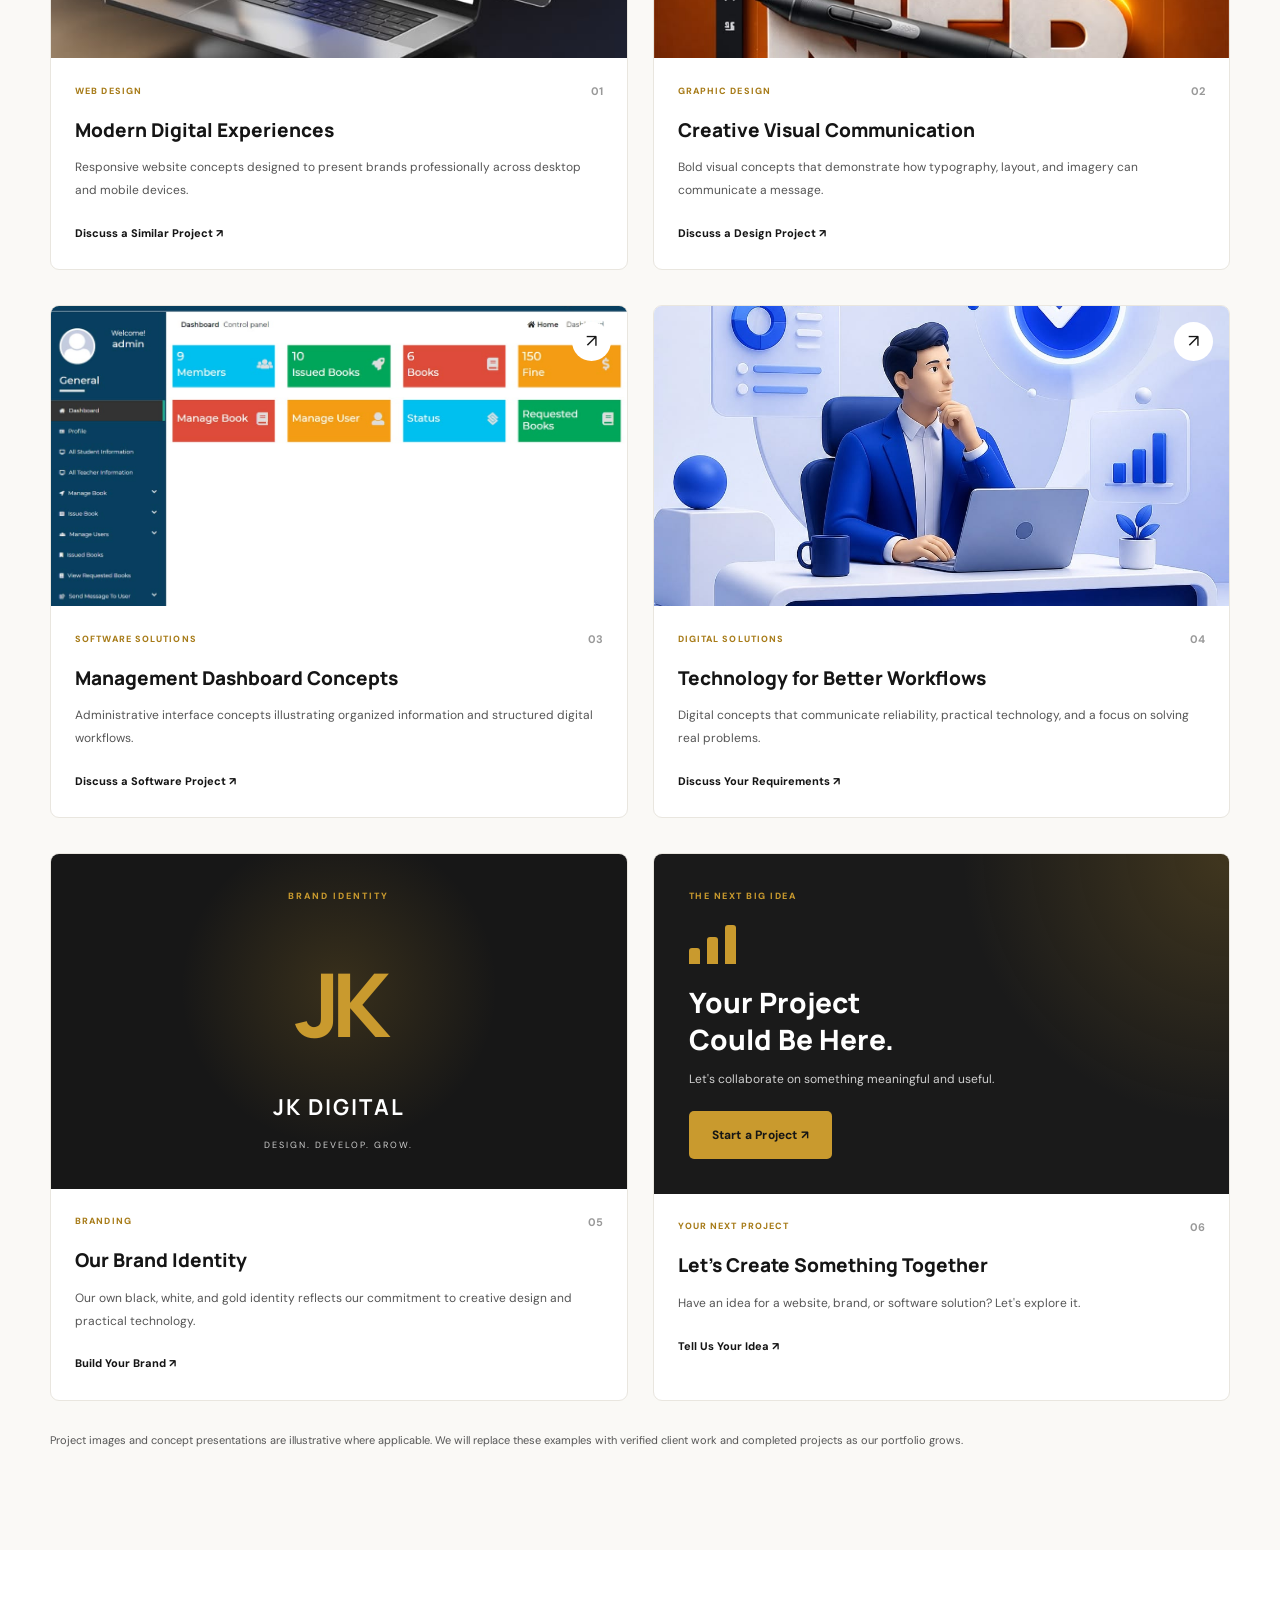
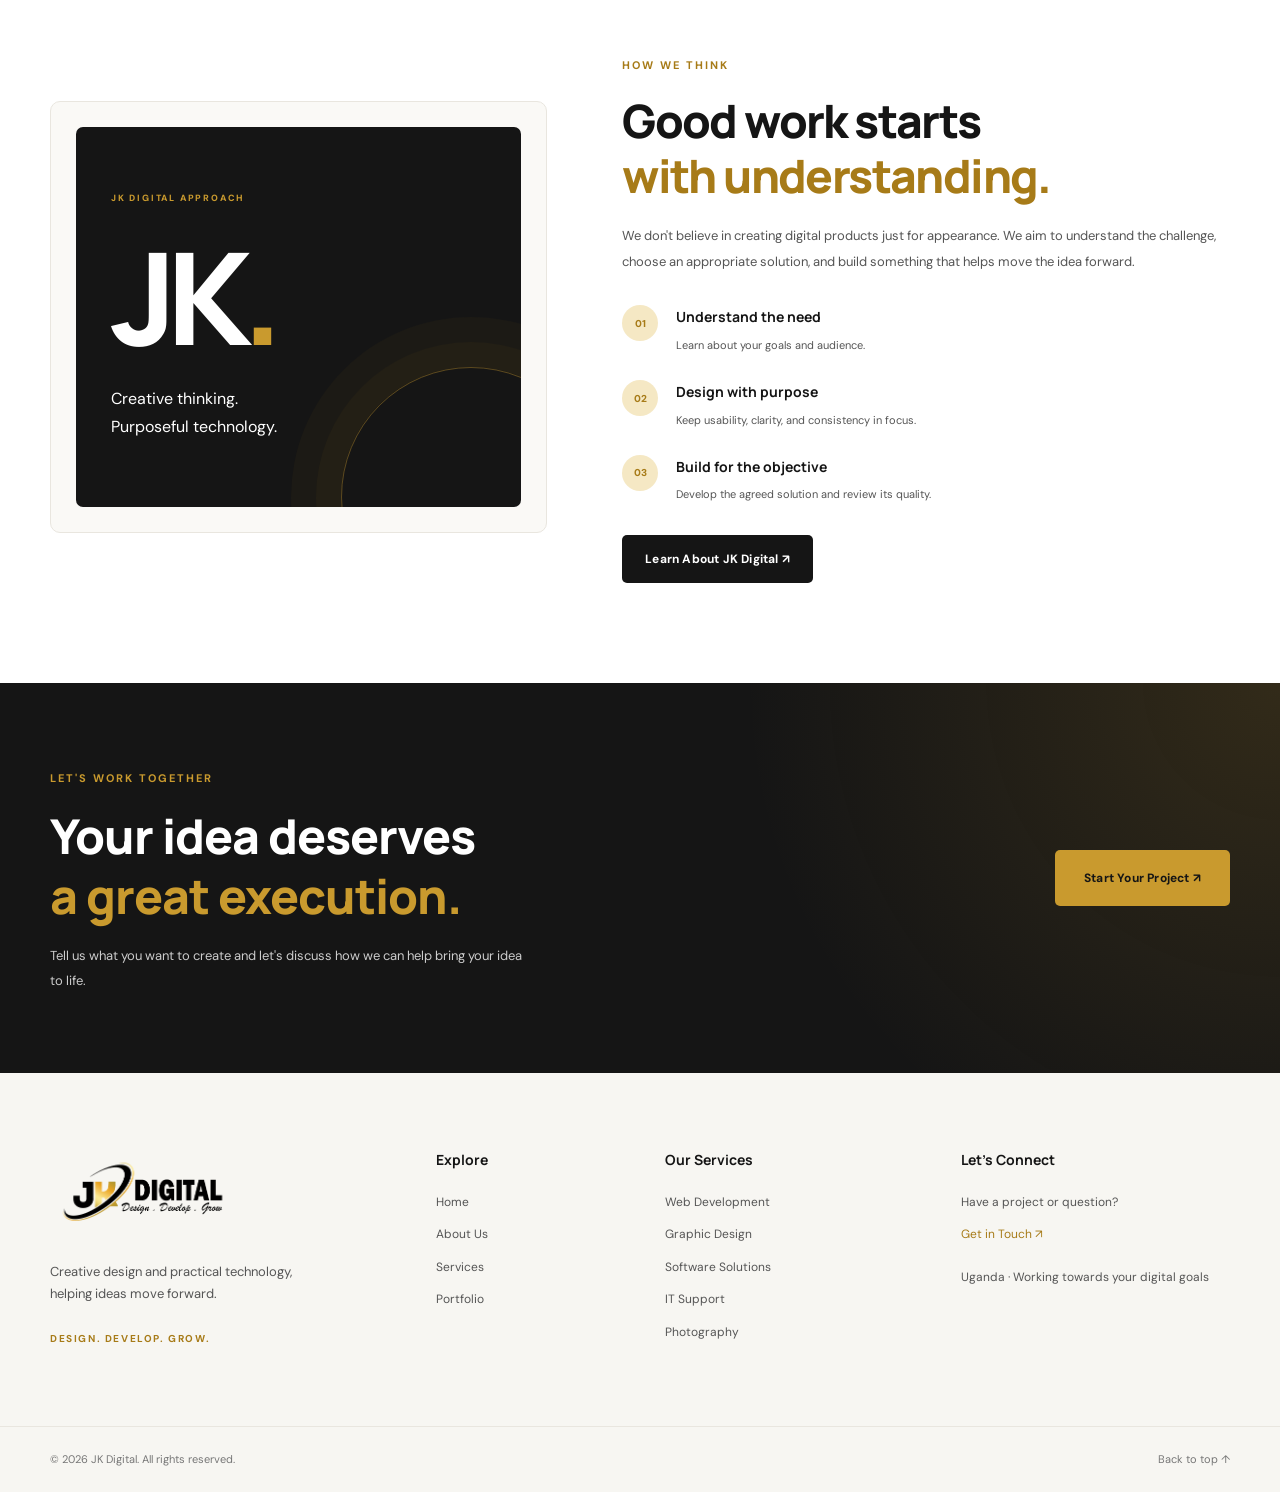
<file: portfolio.html>
<!DOCTYPE html>
<html lang="en">
<head>
    <meta charset="UTF-8">
    <meta name="viewport" content="width=device-width, initial-scale=1.0">

    <title>Our Portfolio | Website Design & Creative Projects | JK Digital</title>

    <meta name="description" content="Explore JK Digital's portfolio of website development, graphic design, branding, and creative digital projects.">

    <meta name="author" content="JK Digital">
    <meta name="robots" content="index, follow">
    <meta name="theme-color" content="#ffffff">
    <link rel="icon" type="image/png" href="assets/images/jk-favicon.png">

    <!-- Social Media Sharing -->
    <meta property="og:type" content="website">
    <meta property="og:title" content="Our Portfolio | JK Digital">
    <meta property="og:description" content="Explore our creative work, digital projects, and solutions built to make brands stand out.">
    <meta property="og:image" content="assets/images/jk-digital-logo.png">

    <!-- Google Fonts -->
    <link rel="preconnect" href="https://fonts.googleapis.com">
    <link rel="preconnect" href="https://fonts.gstatic.com" crossorigin>
    <link href="https://fonts.googleapis.com/css2?family=DM+Sans:wght@400;500;600;700&family=Manrope:wght@400;500;600;700;800&display=swap" rel="stylesheet">

    <!-- Website Styles -->
    <link rel="stylesheet" href="css/style.css">
    <link rel="stylesheet" href="css/portfolio.css">
</head>

<body id="top">

    <!-- Announcement Bar -->
    <div class="announcement-bar">
        <p>Creative thinking. Smart technology. Better digital experiences.</p>
    </div>

    <!-- Header -->
    <header class="site-header">
        <nav class="navbar container" aria-label="Main navigation">

            <a href="index.html" class="brand" aria-label="JK Digital homepage">
                <img
                    src="assets/images/jk-digital-logo.png"
                    alt="JK Digital — Design, Develop, Grow"
                    class="brand-logo"
                >
            </a>

            <button
                class="menu-toggle"
                id="menuToggle"
                aria-label="Open navigation menu"
                aria-expanded="false"
                aria-controls="navLinks"
            >
                <span></span>
                <span></span>
                <span></span>
            </button>

            <div class="nav-links" id="navLinks">
                <a href="index.html" class="nav-link">Home</a>
                <a href="about.html" class="nav-link">About</a>
                <a href="services.html" class="nav-link">Services</a>
                <a href="portfolio.html" class="nav-link active" aria-current="page">Portfolio</a>
                <a href="contact.html" class="nav-link">Contact</a>

                <a href="contact.html" class="button button-gold nav-cta">
                    Let's Talk <span aria-hidden="true">↗</span>
                </a>
            </div>

        </nav>
    </header>

    <main>

        <!-- Portfolio Hero -->
        <section class="portfolio-hero">
            <div class="container">

                <div class="portfolio-hero-content">
                    <span class="section-label">OUR PORTFOLIO</span>

                    <h1>
                        Ideas brought<br>
                        <span>to life.</span>
                    </h1>

                    <p>
                        Every project begins with an idea. Explore our
                        creative direction across web design, graphic
                        design, software development, and digital solutions.
                    </p>

                    <div class="portfolio-hero-actions">
                        <a href="#projects" class="button button-dark">
                            Explore Our Work ↓
                        </a>

                        <a href="contact.html" class="text-link">
                            Start Your Project ↗
                        </a>
                    </div>
                </div>

                <div class="portfolio-hero-note">
                    <span class="portfolio-note-icon">✳</span>

                    <div>
                        <strong>Creativity meets technology.</strong>
                        <p>Designed with purpose. Built around real needs.</p>
                    </div>
                </div>

            </div>
        </section>

        <!-- Portfolio Introduction -->
        <section class="portfolio-intro section-padding">
            <div class="container portfolio-intro-grid">

                <div>
                    <span class="section-label">SELECTED WORK</span>

                    <h2 class="section-heading">
                        Thoughtful ideas.<br>
                        <span class="gold-text">Purposeful execution.</span>
                    </h2>
                </div>

                <p>
                    Our work reflects our approach to digital problem-solving:
                    understanding the goal, choosing the right tools, and
                    creating a solution that communicates clearly and serves
                    a practical purpose.
                </p>

            </div>
        </section>

        <!-- Project Gallery -->
        <section class="portfolio-gallery section-padding" id="projects">

            <div class="container">

                <div class="portfolio-gallery-heading">
                    <div>
                        <span class="section-label">EXPLORE OUR PROJECTS</span>
                        <h2 class="section-heading">A closer look at our work.</h2>
                    </div>

                    <p>
                        Browse projects by category to discover
                        the types of solutions we can create.
                    </p>
                </div>

                <!-- Category Filters -->
                <div class="portfolio-filters" role="group" aria-label="Filter projects">

                    <button class="portfolio-filter active" type="button" data-filter="all" aria-pressed="true">
                        All Projects
                    </button>

                    <button class="portfolio-filter" type="button" data-filter="web" aria-pressed="false">
                        Web Design
                    </button>

                    <button class="portfolio-filter" type="button" data-filter="graphic" aria-pressed="false">
                        Graphic Design
                    </button>

                    <button class="portfolio-filter" type="button" data-filter="software" aria-pressed="false">
                        Software
                    </button>

                    <button class="portfolio-filter" type="button" data-filter="creative" aria-pressed="false">
                        Creative
                    </button>

                </div>

                <!-- Project Cards -->
                <div class="portfolio-grid">

                    <!-- Project 1 -->
                    <article class="project-card project-featured" data-category="web">

                        <a href="contact.html?service=web-development" class="project-image">
                            <img
                                src="assets/images/website-mockup.jpg"
                                alt="Website displayed on a laptop and smartphone"
                                loading="lazy"
                            >

                            <span class="project-image-arrow" aria-hidden="true">↗</span>
                        </a>

                        <div class="project-card-content">

                            <div class="project-meta">
                                <span>WEB DESIGN</span>
                                <span>01</span>
                            </div>

                            <h3>Modern Digital Experiences</h3>

                            <p>
                                Responsive website concepts designed to
                                present brands professionally across
                                desktop and mobile devices.
                            </p>

                            <a href="contact.html?service=web-development" class="project-link">
                                Discuss a Similar Project ↗
                            </a>

                        </div>

                    </article>

                    <!-- Project 2 -->
                    <article class="project-card" data-category="graphic">

                        <a href="contact.html?service=graphic-design" class="project-image">
                            <img
                                src="assets/images/graphic-design.jpg"
                                alt="Graphic design artwork"
                                loading="lazy"
                            >

                            <span class="project-image-arrow" aria-hidden="true">↗</span>
                        </a>

                        <div class="project-card-content">

                            <div class="project-meta">
                                <span>GRAPHIC DESIGN</span>
                                <span>02</span>
                            </div>

                            <h3>Creative Visual Communication</h3>

                            <p>
                                Bold visual concepts that demonstrate
                                how typography, layout, and imagery
                                can communicate a message.
                            </p>

                            <a href="contact.html?service=graphic-design" class="project-link">
                                Discuss a Design Project ↗
                            </a>

                        </div>

                    </article>

                    <!-- Project 3 -->
                    <article class="project-card" data-category="software">

                        <a href="contact.html?service=software-development" class="project-image">
                            <img
                                src="assets/images/librarian-dashboard.jpg"
                                alt="Software dashboard interface"
                                loading="lazy"
                            >

                            <span class="project-image-arrow" aria-hidden="true">↗</span>
                        </a>

                        <div class="project-card-content">

                            <div class="project-meta">
                                <span>SOFTWARE SOLUTIONS</span>
                                <span>03</span>
                            </div>

                            <h3>Management Dashboard Concepts</h3>

                            <p>
                                Administrative interface concepts
                                illustrating organized information
                                and structured digital workflows.
                            </p>

                            <a href="contact.html?service=software-development" class="project-link">
                                Discuss a Software Project ↗
                            </a>

                        </div>

                    </article>

                    <!-- Project 4 -->
                    <article class="project-card" data-category="creative">

                        <a href="contact.html?service=it-support" class="project-image">
                            <img
                                src="assets/images/it-professional.jpg"
                                alt="IT professional working at a computer"
                                loading="lazy"
                            >

                            <span class="project-image-arrow" aria-hidden="true">↗</span>
                        </a>

                        <div class="project-card-content">

                            <div class="project-meta">
                                <span>DIGITAL SOLUTIONS</span>
                                <span>04</span>
                            </div>

                            <h3>Technology for Better Workflows</h3>

                            <p>
                                Digital concepts that communicate
                                reliability, practical technology,
                                and a focus on solving real problems.
                            </p>

                            <a href="contact.html?service=it-support" class="project-link">
                                Discuss Your Requirements ↗
                            </a>

                        </div>

                    </article>

                    <!-- Project 5 -->
                    <article class="project-card project-brand-card" data-category="graphic">

                        <div class="brand-showcase">
                            <span class="brand-showcase-label">BRAND IDENTITY</span>

                            <div class="brand-monogram">JK</div>

                            <strong>JK DIGITAL</strong>

                            <span class="brand-showcase-tagline">
                                DESIGN. DEVELOP. GROW.
                            </span>
                        </div>

                        <div class="project-card-content">

                            <div class="project-meta">
                                <span>BRANDING</span>
                                <span>05</span>
                            </div>

                            <h3>Our Brand Identity</h3>

                            <p>
                                Our own black, white, and gold identity
                                reflects our commitment to creative
                                design and practical technology.
                            </p>

                            <a href="contact.html?service=graphic-design" class="project-link">
                                Build Your Brand ↗
                            </a>

                        </div>

                    </article>

                    <!-- Project 6 -->
                    <article class="project-card project-idea-card" data-category="web">

                        <div class="idea-showcase">
                            <span class="idea-top-label">THE NEXT BIG IDEA</span>

                            <div class="idea-graphic">
                                <span></span>
                                <span></span>
                                <span></span>
                            </div>

                            <h3>Your Project<br>Could Be Here.</h3>

                            <p>
                                Let's collaborate on something
                                meaningful and useful.
                            </p>

                            <a href="contact.html" class="button button-gold">
                                Start a Project ↗
                            </a>
                        </div>

                        <div class="project-card-content">

                            <div class="project-meta">
                                <span>YOUR NEXT PROJECT</span>
                                <span>06</span>
                            </div>

                            <h3>Let's Create Something Together</h3>

                            <p>
                                Have an idea for a website, brand,
                                or software solution? Let's explore it.
                            </p>

                            <a href="contact.html" class="project-link">
                                Tell Us Your Idea ↗
                            </a>

                        </div>

                    </article>

                </div>

                <p class="portfolio-disclaimer">
                    Project images and concept presentations are illustrative
                    where applicable. We will replace these examples with
                    verified client work and completed projects as our
                    portfolio grows.
                </p>

            </div>

        </section>

        <!-- Our Approach -->
        <section class="portfolio-approach section-padding">

            <div class="container portfolio-approach-grid">

                <div class="approach-visual">
                    <div class="approach-visual-inner">
                        <span class="approach-small-label">JK DIGITAL APPROACH</span>

                        <div class="approach-big-mark">JK<span>.</span></div>

                        <p>Creative thinking.<br>Purposeful technology.</p>

                        <div class="approach-decoration"></div>
                    </div>
                </div>

                <div class="approach-content">

                    <span class="section-label">HOW WE THINK</span>

                    <h2 class="section-heading">
                        Good work starts<br>
                        <span class="gold-text">with understanding.</span>
                    </h2>

                    <p>
                        We don't believe in creating digital products
                        just for appearance. We aim to understand the
                        challenge, choose an appropriate solution,
                        and build something that helps move the idea forward.
                    </p>

                    <div class="approach-points">

                        <div>
                            <span>01</span>
                            <div>
                                <h3>Understand the need</h3>
                                <p>Learn about your goals and audience.</p>
                            </div>
                        </div>

                        <div>
                            <span>02</span>
                            <div>
                                <h3>Design with purpose</h3>
                                <p>Keep usability, clarity, and consistency in focus.</p>
                            </div>
                        </div>

                        <div>
                            <span>03</span>
                            <div>
                                <h3>Build for the objective</h3>
                                <p>Develop the agreed solution and review its quality.</p>
                            </div>
                        </div>

                    </div>

                    <a href="about.html" class="button button-dark">
                        Learn About JK Digital ↗
                    </a>

                </div>

            </div>

        </section>

        <!-- Final CTA -->
        <section class="portfolio-cta">

            <div class="container portfolio-cta-inner">

                <div>
                    <span class="section-label">LET'S WORK TOGETHER</span>

                    <h2>
                        Your idea deserves<br>
                        <span>a great execution.</span>
                    </h2>

                    <p>
                        Tell us what you want to create and let's
                        discuss how we can help bring your idea to life.
                    </p>
                </div>

                <a href="contact.html" class="button button-gold button-large">
                    Start Your Project ↗
                </a>

            </div>

        </section>

    </main>

    <!-- Footer -->
    <footer class="site-footer">

        <div class="container footer-main">

            <div class="footer-brand">
                <a href="index.html">
                    <img
                        src="assets/images/jk-digital-logo.png"
                        alt="JK Digital"
                        class="footer-logo"
                        loading="lazy"
                    >
                </a>

                <p>
                    Creative design and practical technology,
                    helping ideas move forward.
                </p>

                <span class="footer-tagline">DESIGN. DEVELOP. GROW.</span>
            </div>

            <div class="footer-column">
                <h3>Explore</h3>
                <a href="index.html">Home</a>
                <a href="about.html">About Us</a>
                <a href="services.html">Services</a>
                <a href="portfolio.html">Portfolio</a>
            </div>

            <div class="footer-column">
                <h3>Our Services</h3>
                <a href="services.html#web-development">Web Development</a>
                <a href="services.html#graphic-design">Graphic Design</a>
                <a href="services.html#software-development">Software Solutions</a>
                <a href="services.html#it-support">IT Support</a>
                <a href="services.html#photography">Photography</a>
            </div>

            <div class="footer-column">
                <h3>Let's Connect</h3>
                <p>Have a project or question?</p>
                <a href="contact.html" class="footer-contact-link">
                    Get in Touch ↗
                </a>
                <p class="footer-location">
                    Uganda · Working towards your digital goals
                </p>
            </div>

        </div>

        <div class="footer-bottom">
            <div class="container footer-bottom-inner">
                <p>&copy; <span id="currentYear"></span> JK Digital. All rights reserved.</p>
                <a href="#top">Back to top ↑</a>
            </div>
        </div>

    </footer>

    <script src="js/main.js"></script>
    <script src="js/portfolio.js"></script>

</body>
</html>
</file>
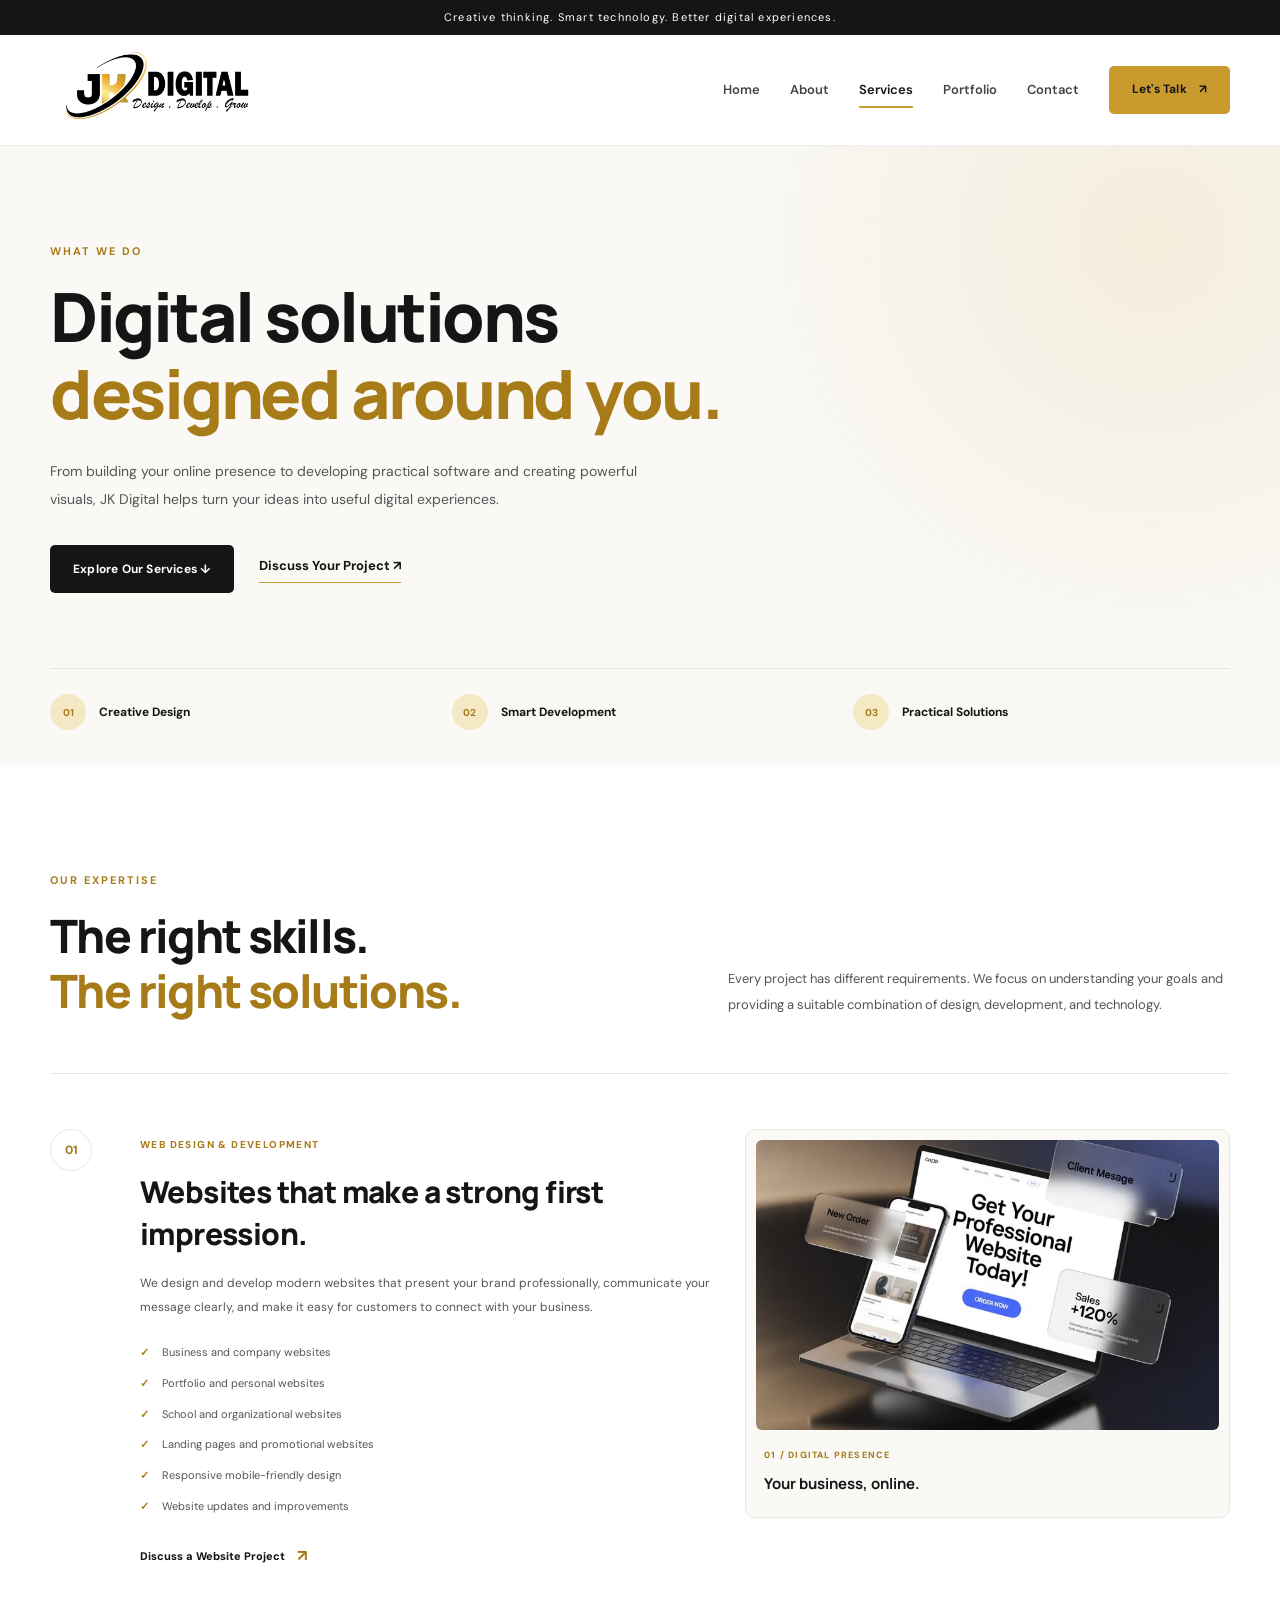
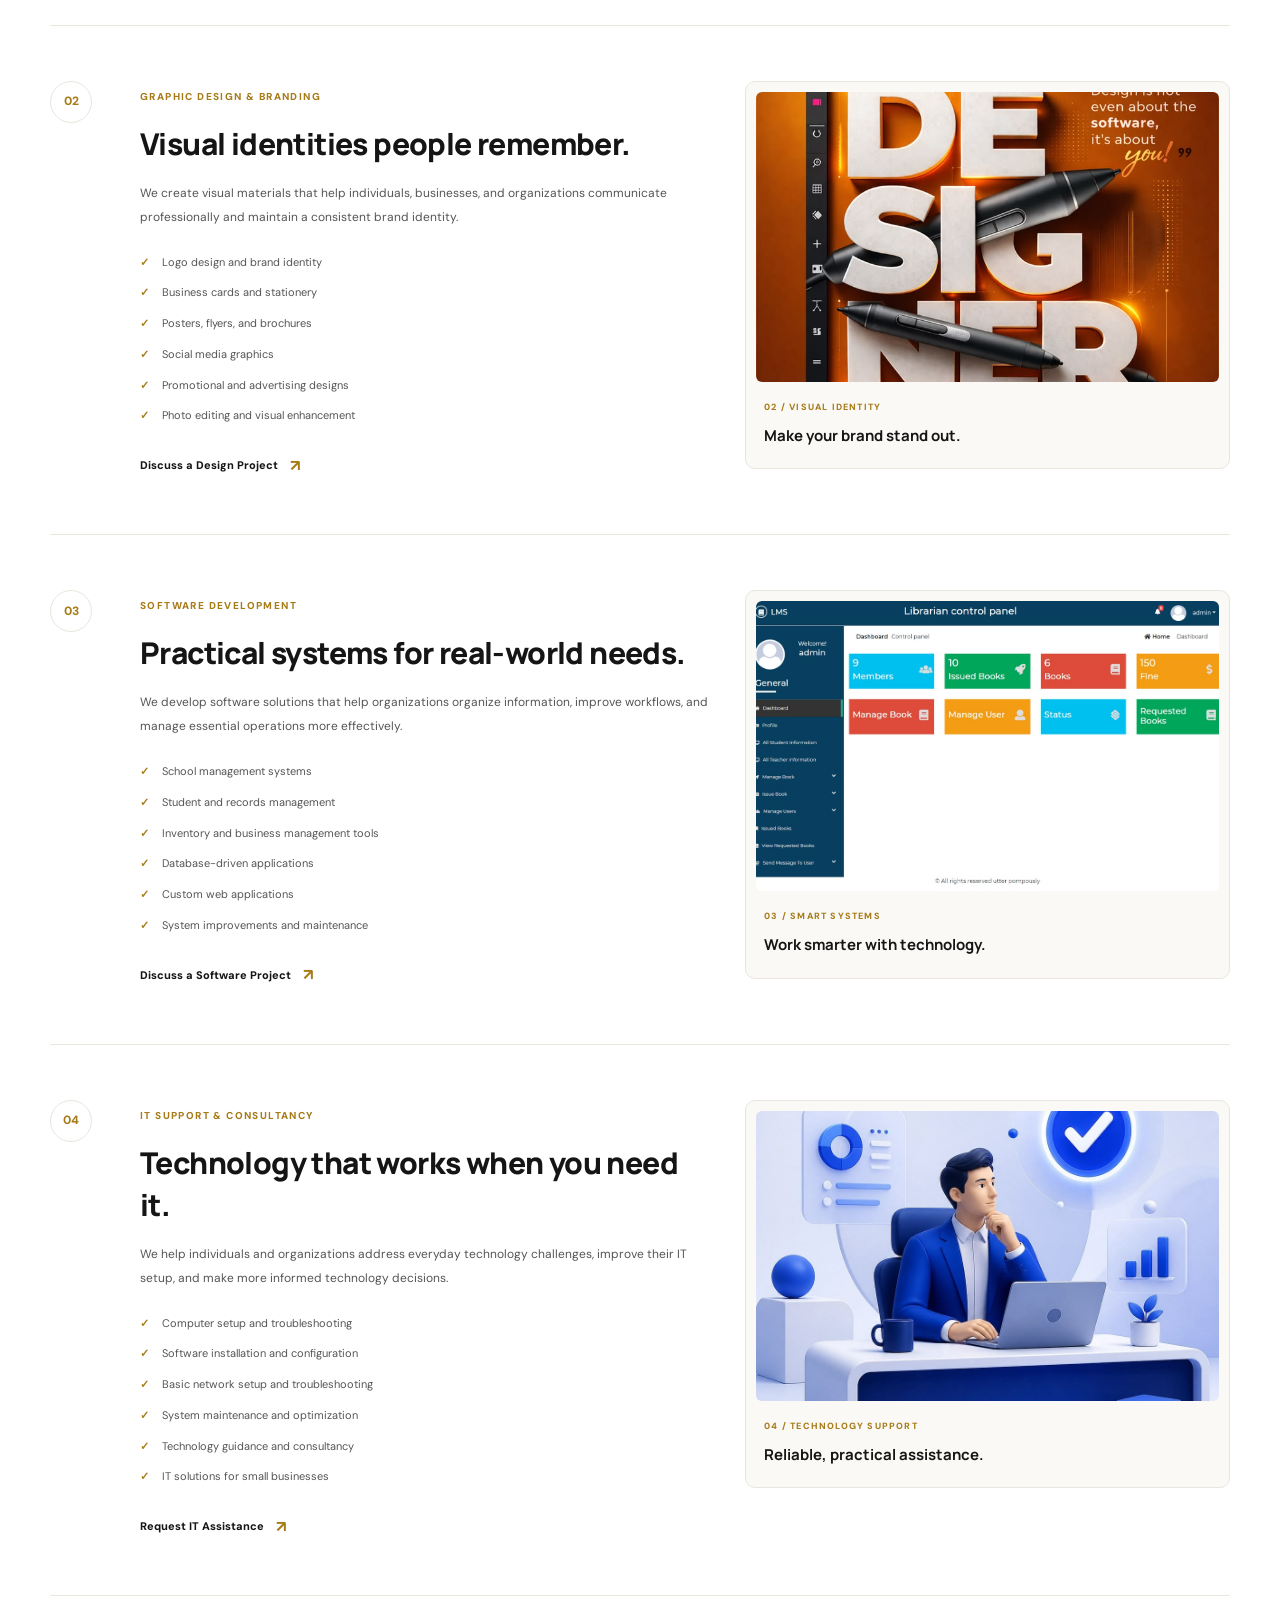
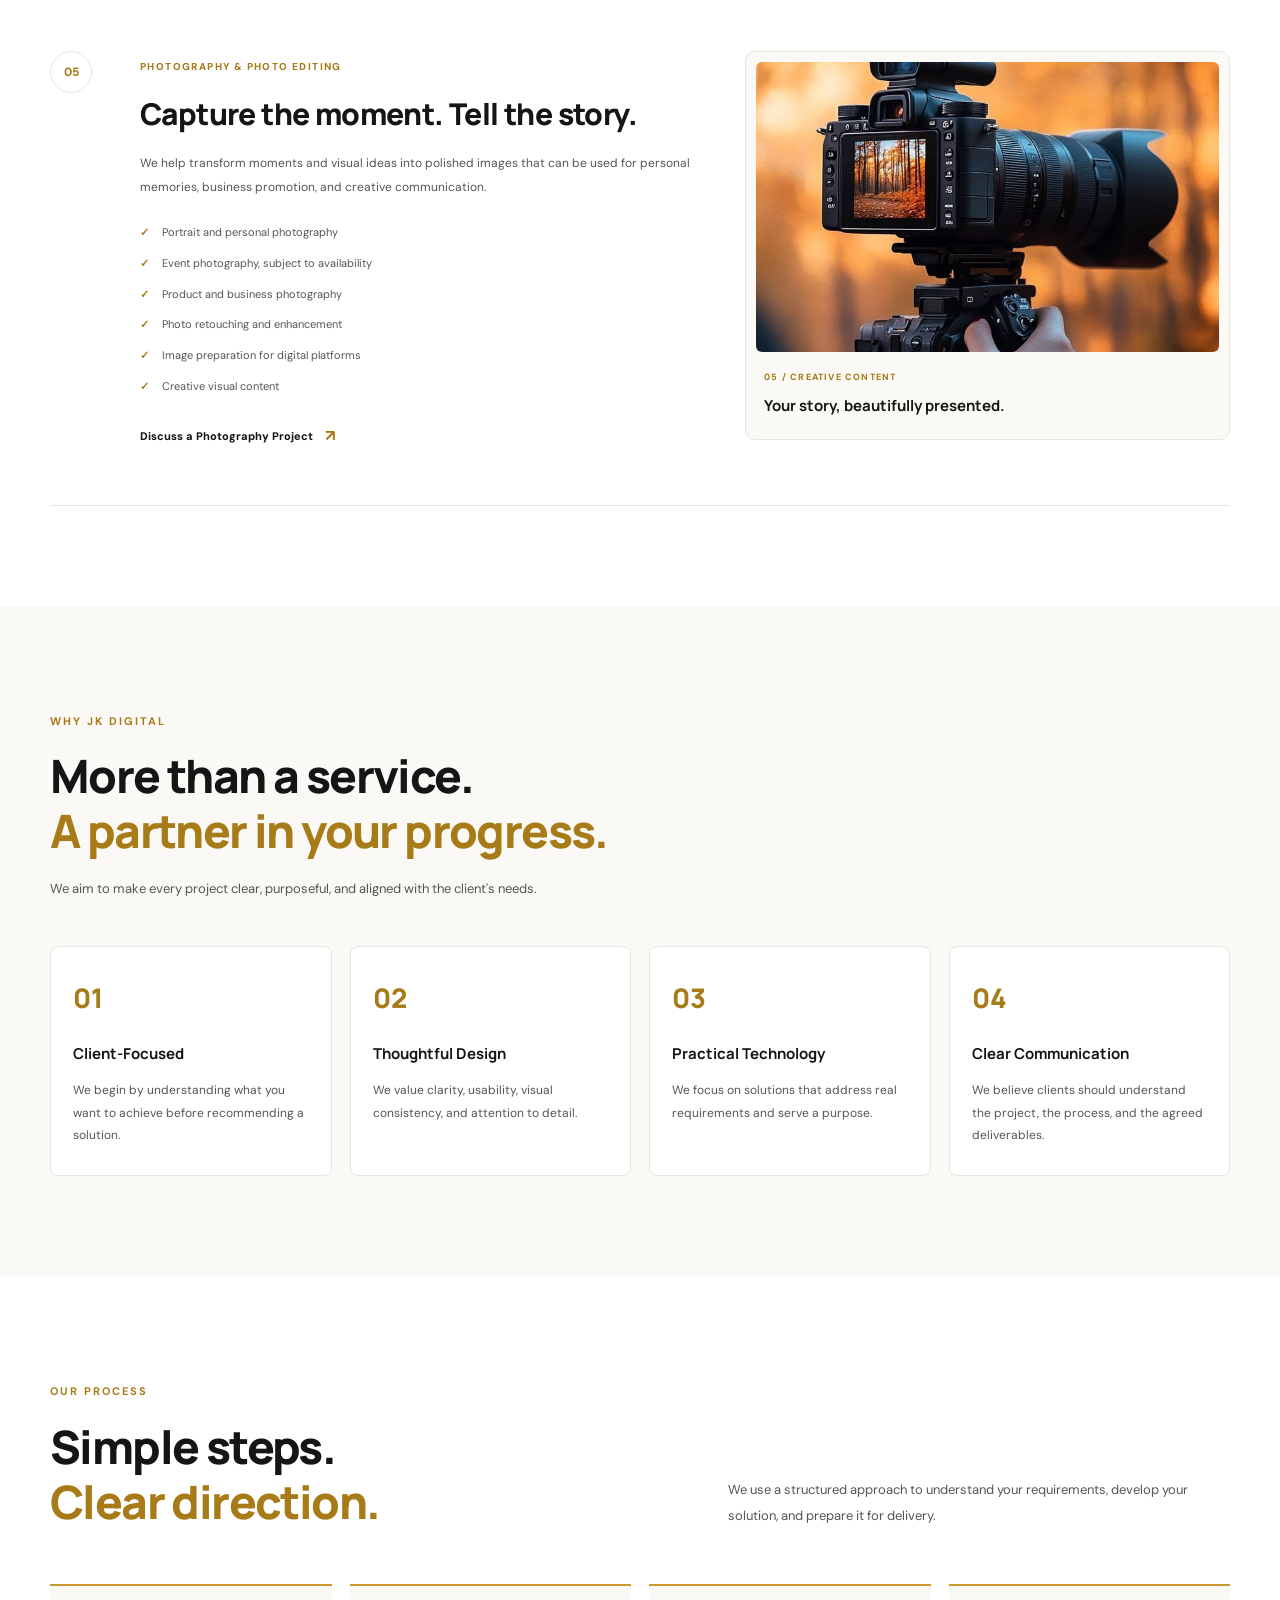
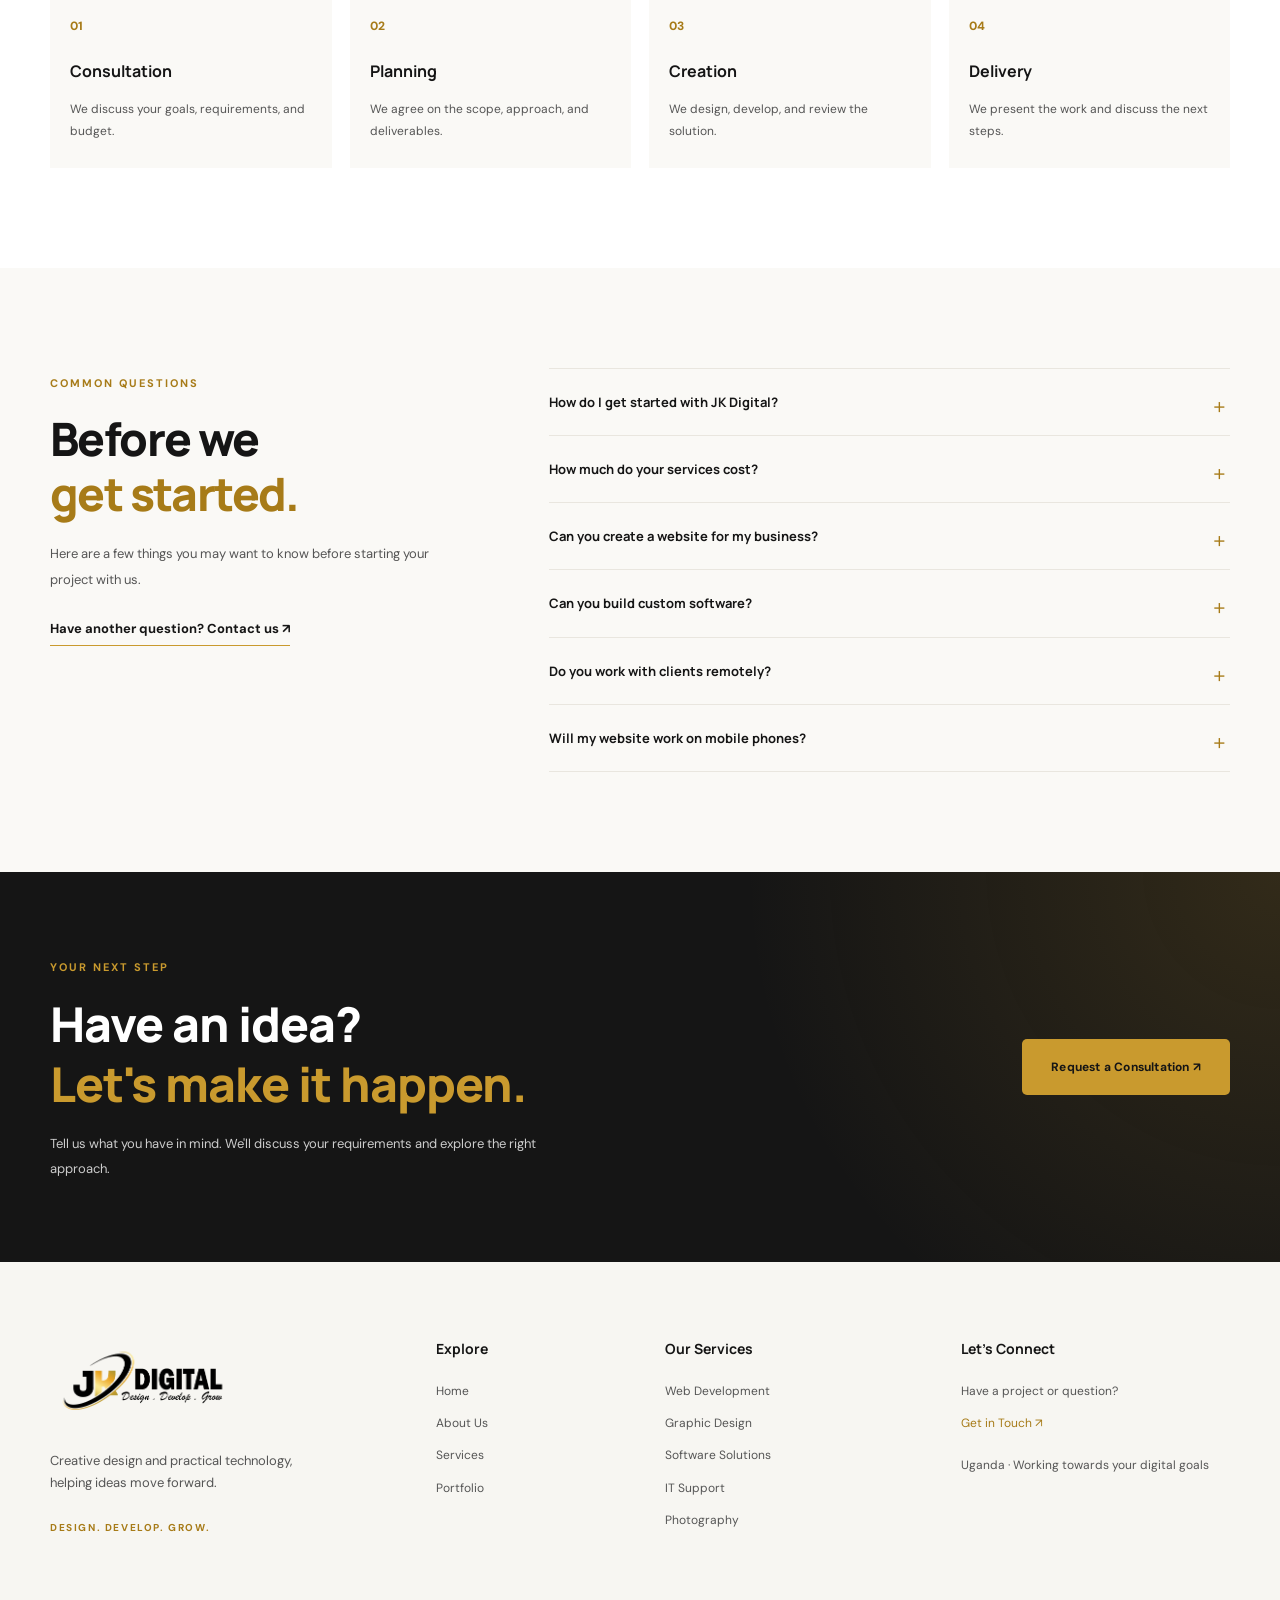
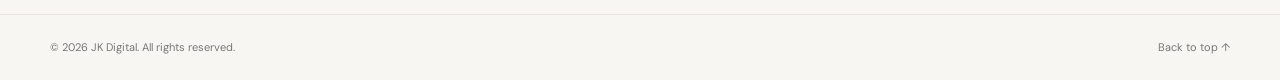
<file: services.html>
<!DOCTYPE html>
<html lang="en">
<head>
    <meta charset="UTF-8">
    <meta name="viewport" content="width=device-width, initial-scale=1.0">

    <title>Our Services | Web Design, Graphics & IT Solutions | JK Digital</title>

    <meta name="description" content="Explore JK Digital's professional services, including website development, graphic design, software solutions, IT support, and photography.">

    <meta name="author" content="JK Digital">
    <meta name="robots" content="index, follow">
    <meta name="theme-color" content="#ffffff">
    <link rel="icon" type="image/png" href="assets/images/jk-favicon.png">

    <!-- Social Media Sharing -->
    <meta property="og:type" content="website">
    <meta property="og:title" content="Digital Services | JK Digital">
    <meta property="og:description" content="Explore digital services designed to help businesses build their brand and grow online.">
    <meta property="og:image" content="assets/images/jk-digital-logo.png">

    <!-- Google Fonts -->
    <link rel="preconnect" href="https://fonts.googleapis.com">
    <link rel="preconnect" href="https://fonts.gstatic.com" crossorigin>
    <link href="https://fonts.googleapis.com/css2?family=DM+Sans:wght@400;500;600;700&family=Manrope:wght@400;500;600;700;800&display=swap" rel="stylesheet">

    <!-- Website Styles -->
    <link rel="stylesheet" href="css/style.css">
    <link rel="stylesheet" href="css/services.css">
</head>

<body id="top">

    <!-- Announcement Bar -->
    <div class="announcement-bar">
        <p>Creative thinking. Smart technology. Better digital experiences.</p>
    </div>

    <!-- Header -->
    <header class="site-header">
        <nav class="navbar container" aria-label="Main navigation">

            <a href="index.html" class="brand" aria-label="JK Digital homepage">
                <img
                    src="assets/images/jk-digital-logo.png"
                    alt="JK Digital — Design, Develop, Grow"
                    class="brand-logo"
                >
            </a>

            <button
                class="menu-toggle"
                id="menuToggle"
                aria-label="Open navigation menu"
                aria-expanded="false"
                aria-controls="navLinks"
            >
                <span></span>
                <span></span>
                <span></span>
            </button>

            <div class="nav-links" id="navLinks">
                <a href="index.html" class="nav-link">Home</a>
                <a href="about.html" class="nav-link">About</a>
                <a href="services.html" class="nav-link active" aria-current="page">Services</a>
                <a href="portfolio.html" class="nav-link">Portfolio</a>
                <a href="contact.html" class="nav-link">Contact</a>

                <a href="contact.html" class="button button-gold nav-cta">
                    Let's Talk <span aria-hidden="true">↗</span>
                </a>
            </div>

        </nav>
    </header>

    <main>

        <!-- Services Hero -->
        <section class="services-hero">
            <div class="container">

                <div class="services-hero-content">
                    <span class="section-label">WHAT WE DO</span>

                    <h1>
                        Digital solutions<br>
                        <span>designed around you.</span>
                    </h1>

                    <p>
                        From building your online presence to developing
                        practical software and creating powerful visuals,
                        JK Digital helps turn your ideas into useful
                        digital experiences.
                    </p>

                    <div class="services-hero-actions">
                        <a href="#our-services" class="button button-dark">
                            Explore Our Services ↓
                        </a>

                        <a href="contact.html" class="text-link">
                            Discuss Your Project ↗
                        </a>
                    </div>
                </div>

                <div class="services-hero-bottom">
                    <div>
                        <span class="hero-bottom-mark">01</span>
                        <span>Creative Design</span>
                    </div>

                    <div>
                        <span class="hero-bottom-mark">02</span>
                        <span>Smart Development</span>
                    </div>

                    <div>
                        <span class="hero-bottom-mark">03</span>
                        <span>Practical Solutions</span>
                    </div>
                </div>

            </div>
        </section>

        <!-- Service Overview -->
        <section class="services-overview section-padding" id="our-services">

            <div class="container">

                <div class="services-heading">
                    <div>
                        <span class="section-label">OUR EXPERTISE</span>

                        <h2 class="section-heading">
                            The right skills.<br>
                            <span class="gold-text">The right solutions.</span>
                        </h2>
                    </div>

                    <p>
                        Every project has different requirements. We focus
                        on understanding your goals and providing a
                        suitable combination of design, development,
                        and technology.
                    </p>
                </div>

                <div class="service-list">

                    <!-- Service 1 -->
                    <article class="service-detail" id="web-development">

                        <div class="service-number">01</div>

                        <div class="service-detail-content">
                            <span class="service-category">WEB DESIGN & DEVELOPMENT</span>

                            <h3>Websites that make a strong first impression.</h3>

                            <p>
                                We design and develop modern websites that
                                present your brand professionally, communicate
                                your message clearly, and make it easy for
                                customers to connect with your business.
                            </p>

                            <ul class="service-features">
                                <li>Business and company websites</li>
                                <li>Portfolio and personal websites</li>
                                <li>School and organizational websites</li>
                                <li>Landing pages and promotional websites</li>
                                <li>Responsive mobile-friendly design</li>
                                <li>Website updates and improvements</li>
                            </ul>

                            <a href="contact.html?service=web-development" class="service-link">
                                Discuss a Website Project <span>↗</span>
                            </a>
                        </div>

                        <div class="service-detail-visual">
                            <img
                                src="assets/images/website-mockup.jpg"
                                alt="Website design displayed on a laptop and mobile phone"
                                loading="lazy"
                            >

                            <div class="visual-caption">
                                <span>01 / DIGITAL PRESENCE</span>
                                <strong>Your business, online.</strong>
                            </div>
                        </div>

                    </article>

                    <!-- Service 2 -->
                    <article class="service-detail" id="graphic-design">

                        <div class="service-number">02</div>

                        <div class="service-detail-content">
                            <span class="service-category">GRAPHIC DESIGN & BRANDING</span>

                            <h3>Visual identities people remember.</h3>

                            <p>
                                We create visual materials that help
                                individuals, businesses, and organizations
                                communicate professionally and maintain
                                a consistent brand identity.
                            </p>

                            <ul class="service-features">
                                <li>Logo design and brand identity</li>
                                <li>Business cards and stationery</li>
                                <li>Posters, flyers, and brochures</li>
                                <li>Social media graphics</li>
                                <li>Promotional and advertising designs</li>
                                <li>Photo editing and visual enhancement</li>
                            </ul>

                            <a href="contact.html?service=graphic-design" class="service-link">
                                Discuss a Design Project <span>↗</span>
                            </a>
                        </div>

                        <div class="service-detail-visual">
                            <img
                                src="assets/images/graphic-design.jpg"
                                alt="Creative graphic design artwork"
                                loading="lazy"
                            >

                            <div class="visual-caption">
                                <span>02 / VISUAL IDENTITY</span>
                                <strong>Make your brand stand out.</strong>
                            </div>
                        </div>

                    </article>

                    <!-- Service 3 -->
                    <article class="service-detail" id="software-development">

                        <div class="service-number">03</div>

                        <div class="service-detail-content">
                            <span class="service-category">SOFTWARE DEVELOPMENT</span>

                            <h3>Practical systems for real-world needs.</h3>

                            <p>
                                We develop software solutions that help
                                organizations organize information,
                                improve workflows, and manage essential
                                operations more effectively.
                            </p>

                            <ul class="service-features">
                                <li>School management systems</li>
                                <li>Student and records management</li>
                                <li>Inventory and business management tools</li>
                                <li>Database-driven applications</li>
                                <li>Custom web applications</li>
                                <li>System improvements and maintenance</li>
                            </ul>

                            <a href="contact.html?service=software-development" class="service-link">
                                Discuss a Software Project <span>↗</span>
                            </a>
                        </div>

                        <div class="service-detail-visual">
                            <img
                                src="assets/images/librarian-dashboard.jpg"
                                alt="Software management dashboard interface"
                                loading="lazy"
                            >

                            <div class="visual-caption">
                                <span>03 / SMART SYSTEMS</span>
                                <strong>Work smarter with technology.</strong>
                            </div>
                        </div>

                    </article>

                    <!-- Service 4 -->
                    <article class="service-detail" id="it-support">

                        <div class="service-number">04</div>

                        <div class="service-detail-content">
                            <span class="service-category">IT SUPPORT & CONSULTANCY</span>

                            <h3>Technology that works when you need it.</h3>

                            <p>
                                We help individuals and organizations
                                address everyday technology challenges,
                                improve their IT setup, and make more
                                informed technology decisions.
                            </p>

                            <ul class="service-features">
                                <li>Computer setup and troubleshooting</li>
                                <li>Software installation and configuration</li>
                                <li>Basic network setup and troubleshooting</li>
                                <li>System maintenance and optimization</li>
                                <li>Technology guidance and consultancy</li>
                                <li>IT solutions for small businesses</li>
                            </ul>

                            <a href="contact.html?service=it-support" class="service-link">
                                Request IT Assistance <span>↗</span>
                            </a>
                        </div>

                        <div class="service-detail-visual">
                            <img
                                src="assets/images/it-professional.jpg"
                                alt="IT professional working with computer technology"
                                loading="lazy"
                            >

                            <div class="visual-caption">
                                <span>04 / TECHNOLOGY SUPPORT</span>
                                <strong>Reliable, practical assistance.</strong>
                            </div>
                        </div>

                    </article>

                    <!-- Service 5 -->
                    <article class="service-detail" id="photography">

                        <div class="service-number">05</div>

                        <div class="service-detail-content">
                            <span class="service-category">PHOTOGRAPHY & PHOTO EDITING</span>

                            <h3>Capture the moment. Tell the story.</h3>

                            <p>
                                We help transform moments and visual
                                ideas into polished images that can
                                be used for personal memories, business
                                promotion, and creative communication.
                            </p>

                            <ul class="service-features">
                                <li>Portrait and personal photography</li>
                                <li>Event photography, subject to availability</li>
                                <li>Product and business photography</li>
                                <li>Photo retouching and enhancement</li>
                                <li>Image preparation for digital platforms</li>
                                <li>Creative visual content</li>
                            </ul>

                            <a href="contact.html?service=photography" class="service-link">
                                Discuss a Photography Project <span>↗</span>
                            </a>
                        </div>

                        <div class="service-detail-visual service-visual-placeholder">
                            <img
                                src="assets/images/photography.jpg"
                                alt="Creative digital visual representing photography and content"
                                loading="lazy"
                            >

                            <div class="visual-caption">
                                <span>05 / CREATIVE CONTENT</span>
                                <strong>Your story, beautifully presented.</strong>
                            </div>
                        </div>

                    </article>

                </div>

            </div>
        </section>

        <!-- Why Choose Us -->
        <section class="why-us-section section-padding">
            <div class="container">

                <div class="why-us-heading">
                    <span class="section-label">WHY JK DIGITAL</span>

                    <h2 class="section-heading">
                        More than a service.<br>
                        <span class="gold-text">A partner in your progress.</span>
                    </h2>

                    <p>
                        We aim to make every project clear, purposeful,
                        and aligned with the client's needs.
                    </p>
                </div>

                <div class="why-us-grid">

                    <article class="why-us-card">
                        <span>01</span>
                        <h3>Client-Focused</h3>
                        <p>
                            We begin by understanding what you want
                            to achieve before recommending a solution.
                        </p>
                    </article>

                    <article class="why-us-card">
                        <span>02</span>
                        <h3>Thoughtful Design</h3>
                        <p>
                            We value clarity, usability, visual
                            consistency, and attention to detail.
                        </p>
                    </article>

                    <article class="why-us-card">
                        <span>03</span>
                        <h3>Practical Technology</h3>
                        <p>
                            We focus on solutions that address
                            real requirements and serve a purpose.
                        </p>
                    </article>

                    <article class="why-us-card">
                        <span>04</span>
                        <h3>Clear Communication</h3>
                        <p>
                            We believe clients should understand the
                            project, the process, and the agreed deliverables.
                        </p>
                    </article>

                </div>

            </div>
        </section>

        <!-- Process -->
        <section class="services-process section-padding">

            <div class="container">

                <div class="services-heading">
                    <div>
                        <span class="section-label">OUR PROCESS</span>

                        <h2 class="section-heading">
                            Simple steps.<br>
                            <span class="gold-text">Clear direction.</span>
                        </h2>
                    </div>

                    <p>
                        We use a structured approach to understand
                        your requirements, develop your solution,
                        and prepare it for delivery.
                    </p>
                </div>

                <div class="services-process-grid">

                    <article>
                        <span>01</span>
                        <h3>Consultation</h3>
                        <p>We discuss your goals, requirements, and budget.</p>
                    </article>

                    <article>
                        <span>02</span>
                        <h3>Planning</h3>
                        <p>We agree on the scope, approach, and deliverables.</p>
                    </article>

                    <article>
                        <span>03</span>
                        <h3>Creation</h3>
                        <p>We design, develop, and review the solution.</p>
                    </article>

                    <article>
                        <span>04</span>
                        <h3>Delivery</h3>
                        <p>We present the work and discuss the next steps.</p>
                    </article>

                </div>

            </div>
        </section>

        <!-- FAQ -->
        <section class="services-faq section-padding">
            <div class="container faq-layout">

                <div class="faq-intro">
                    <span class="section-label">COMMON QUESTIONS</span>

                    <h2 class="section-heading">
                        Before we<br>
                        <span class="gold-text">get started.</span>
                    </h2>

                    <p>
                        Here are a few things you may want to know
                        before starting your project with us.
                    </p>

                    <a href="contact.html" class="text-link">
                        Have another question? Contact us ↗
                    </a>
                </div>

                <div class="faq-list">

                    <details class="faq-item">
                        <summary>How do I get started with JK Digital?</summary>
                        <p>
                            Contact us with a brief description of your
                            project. We can discuss your requirements,
                            objectives, budget, and suitable next steps.
                        </p>
                    </details>

                    <details class="faq-item">
                        <summary>How much do your services cost?</summary>
                        <p>
                            Pricing depends on the service, project
                            complexity, required features, and delivery
                            expectations. Contact us for a quotation
                            based on your specific requirements.
                        </p>
                    </details>

                    <details class="faq-item">
                        <summary>Can you create a website for my business?</summary>
                        <p>
                            Yes. We can discuss a website suited to your
                            business, organization, portfolio, or other
                            approved project requirements.
                        </p>
                    </details>

                    <details class="faq-item">
                        <summary>Can you build custom software?</summary>
                        <p>
                            We can discuss custom web applications,
                            management systems, and other software
                            requirements to determine a suitable approach.
                        </p>
                    </details>

                    <details class="faq-item">
                        <summary>Do you work with clients remotely?</summary>
                        <p>
                            Many digital projects can be discussed and
                            coordinated remotely. The appropriate working
                            arrangement depends on the project and service.
                        </p>
                    </details>

                    <details class="faq-item">
                        <summary>Will my website work on mobile phones?</summary>
                        <p>
                            Responsive design is part of our website
                            development approach. We aim to make websites
                            usable across mobile phones, tablets, and
                            desktop computers.
                        </p>
                    </details>

                </div>

            </div>
        </section>

        <!-- Final CTA -->
        <section class="services-cta">
            <div class="container services-cta-inner">

                <div>
                    <span class="section-label">YOUR NEXT STEP</span>

                    <h2>
                        Have an idea?<br>
                        <span>Let's make it happen.</span>
                    </h2>

                    <p>
                        Tell us what you have in mind. We'll discuss
                        your requirements and explore the right approach.
                    </p>
                </div>

                <a href="contact.html" class="button button-gold button-large">
                    Request a Consultation ↗
                </a>

            </div>
        </section>

    </main>

    <!-- Footer -->
    <footer class="site-footer">

        <div class="container footer-main">

            <div class="footer-brand">
                <a href="index.html">
                    <img
                        src="assets/images/jk-digital-logo.png"
                        alt="JK Digital"
                        class="footer-logo"
                        loading="lazy"
                    >
                </a>

                <p>
                    Creative design and practical technology,
                    helping ideas move forward.
                </p>

                <span class="footer-tagline">DESIGN. DEVELOP. GROW.</span>
            </div>

            <div class="footer-column">
                <h3>Explore</h3>
                <a href="index.html">Home</a>
                <a href="about.html">About Us</a>
                <a href="services.html">Services</a>
                <a href="portfolio.html">Portfolio</a>
            </div>

            <div class="footer-column">
                <h3>Our Services</h3>
                <a href="#web-development">Web Development</a>
                <a href="#graphic-design">Graphic Design</a>
                <a href="#software-development">Software Solutions</a>
                <a href="#it-support">IT Support</a>
                <a href="#photography">Photography</a>
            </div>

            <div class="footer-column">
                <h3>Let's Connect</h3>
                <p>Have a project or question?</p>
                <a href="contact.html" class="footer-contact-link">
                    Get in Touch ↗
                </a>
                <p class="footer-location">
                    Uganda · Working towards your digital goals
                </p>
            </div>

        </div>

        <div class="footer-bottom">
            <div class="container footer-bottom-inner">
                <p>&copy; <span id="currentYear"></span> JK Digital. All rights reserved.</p>
                <a href="#top">Back to top ↑</a>
            </div>
        </div>

    </footer>

    <script src="js/main.js"></script>

</body>
</html>
</file>
<file: css/style.css>
/* =========================================
   JK DIGITAL — SHARED DESIGN SYSTEM
   Colours: White, Black and Gold
========================================= */

:root {
    --white: #ffffff;
    --off-white: #faf9f6;
    --black: #151515;
    --black-soft: #222222;
    --gold: #c99a2e;
    --gold-dark: #a77b18;
    --gold-light: #f5e8c4;
    --text: #555555;
    --muted: #777777;
    --border: #e9e6df;

    --font-heading: "Manrope", sans-serif;
    --font-body: "DM Sans", sans-serif;

    --container-width: 1180px;
    --section-space: 100px;
    --radius: 12px;

    --shadow: 0 18px 50px rgba(0, 0, 0, 0.08);
}

* {
    box-sizing: border-box;
    margin: 0;
    padding: 0;
}

html {
    scroll-behavior: smooth;
    scroll-padding-top: 100px;
}

body {
    font-family: var(--font-body);
    color: var(--black);
    background: var(--white);
    line-height: 1.7;
    overflow-x: hidden;
}

body,
button,
a {
    -webkit-tap-highlight-color: transparent;
}

img {
    display: block;
    max-width: 100%;
}

a {
    color: inherit;
    text-decoration: none;
}

button {
    font: inherit;
}

button,
a {
    touch-action: manipulation;
}

button:focus-visible,
a:focus-visible {
    outline: 3px solid var(--gold);
    outline-offset: 4px;
}

.container {
    width: min(var(--container-width), calc(100% - 48px));
    margin-inline: auto;
}

.section-padding {
    padding-block: var(--section-space);
}

.announcement-bar {
    padding: 8px 16px;
    text-align: center;
    color: var(--white);
    background: var(--black);
    font-size: 11px;
    letter-spacing: 1.2px;
}

.announcement-bar p {
    margin: 0;
}

.site-header {
    position: sticky;
    top: 0;
    z-index: 1000;
    background: rgba(255, 255, 255, 0.96);
    border-bottom: 1px solid rgba(0, 0, 0, 0.06);
    backdrop-filter: blur(14px);
}

.navbar {
    min-height: 100px;
    display: flex;
    align-items: center;
    justify-content: space-between;
    gap: 24px;
}

.brand {
    display: inline-flex;
    align-items: center;
    flex-shrink: 0;
}

.brand-logo {
    width: 440px;
    height: 110px;
    object-position:left center;
    object-fit: contain;
    display: block;
    flex-shrink: 0;
}

.nav-links {
    display: flex;
    align-items: center;
    gap: 30px;
}

.nav-link {
    position: relative;
    color: #444444;
    font-size: 13px;
    font-weight: 600;
    transition: color 0.25s ease;
}

.nav-link::after {
    content: "";
    position: absolute;
    left: 0;
    bottom: -7px;
    width: 0;
    height: 2px;
    background: var(--gold);
    transition: width 0.25s ease;
}

.nav-link:hover,
.nav-link.active {
    color: var(--black);
}

.nav-link:hover::after,
.nav-link.active::after {
    width: 100%;
}

.button {
    min-height: 48px;
    padding: 12px 22px;
    display: inline-flex;
    align-items: center;
    justify-content: center;
    gap: 12px;
    border: 1px solid transparent;
    border-radius: 5px;
    font-size: 12px;
    font-weight: 700;
    letter-spacing: 0.2px;
    text-align: center;
    cursor: pointer;
    transition:
        background 0.25s ease,
        color 0.25s ease,
        border-color 0.25s ease,
        transform 0.25s ease;
}

.button:hover {
    transform: translateY(-2px);
}

.button-gold {
    background: var(--gold);
    color: var(--black);
}

.button-gold:hover {
    background: #dfb64f;
}

.button-dark {
    background: var(--black);
    color: var(--white);
}

.button-dark:hover {
    background: var(--gold);
    color: var(--black);
}

.button-outline {
    color: var(--black);
    border-color: #d9d5cc;
    background: transparent;
}

.button-outline:hover {
    border-color: var(--gold);
    background: var(--gold-light);
}

.button-large {
    padding: 17px 28px;
}

.menu-toggle {
    display: none;
    width: 44px;
    height: 44px;
    border: 1px solid var(--border);
    border-radius: 6px;
    background: var(--white);
    cursor: pointer;
}

.menu-toggle span {
    display: block;
    width: 20px;
    height: 2px;
    margin: 5px auto;
    background: var(--black);
    transition: transform 0.25s ease;
}

.section-label {
    display: inline-block;
    margin-bottom: 18px;
    color: var(--gold-dark);
    font-size: 11px;
    font-weight: 700;
    letter-spacing: 2px;
}

.section-heading {
    font-family: var(--font-heading);
    font-size: clamp(30px, 4vw, 46px);
    font-weight: 800;
    line-height: 1.2;
    letter-spacing: -1.6px;
}

.gold-text {
    color: var(--gold-dark);
}

.text-link {
    display: inline-flex;
    align-items: center;
    gap: 10px;
    font-size: 13px;
    font-weight: 700;
    border-bottom: 1px solid var(--gold);
    padding-bottom: 5px;
    transition: color 0.2s ease;
}

.text-link:hover {
    color: var(--gold-dark);
}

.site-footer {
    background: #f7f6f2;
}

.footer-main {
    display: grid;
    grid-template-columns: 1.5fr 0.8fr 1.1fr 1.2fr;
    gap: 50px;
    padding-block: 75px;
}

.footer-logo {
    width: 190px;
    max-height: 95px;
    object-fit: contain;
    object-position: left center;
}

.footer-brand > p {
    max-width: 280px;
    margin: 18px 0;
    color: var(--text);
    font-size: 13px;
}

.footer-tagline {
    color: var(--gold-dark);
    font-size: 10px;
    font-weight: 700;
    letter-spacing: 1.6px;
}

.footer-column {
    display: flex;
    flex-direction: column;
    align-items: flex-start;
    gap: 12px;
}

.footer-column h3 {
    margin-bottom: 8px;
    font-family: var(--font-heading);
    font-size: 14px;
}

.footer-column a,
.footer-column p {
    color: var(--text);
    font-size: 12px;
}

.footer-column a:hover,
.footer-contact-link {
    color: var(--gold-dark) !important;
}

.footer-location {
    margin-top: 10px;
}

.footer-bottom {
    border-top: 1px solid var(--border);
}

.footer-bottom-inner {
    min-height: 65px;
    display: flex;
    align-items: center;
    justify-content: space-between;
    gap: 20px;
}

.footer-bottom p,
.footer-bottom a {
    color: var(--muted);
    font-size: 11px;
}

.footer-bottom a:hover {
    color: var(--gold-dark);
}

/* Accessibility: respect reduced-motion preferences */
@media (prefers-reduced-motion: reduce) {
    *,
    *::before,
    *::after {
        scroll-behavior: auto !important;
        animation-duration: 0.01ms !important;
        animation-iteration-count: 1 !important;
        transition-duration: 0.01ms !important;
    }
}

/* Tablet */
@media (max-width: 1000px) {
    :root {
        --section-space: 75px;
    }

    .navbar {
        min-height: 78px;
    }

    .brand-logo {
        width: 230px;
        height: 78px;
    }

    .menu-toggle {
        display: block;
        flex-shrink: 0;
    }

    .nav-links {
        position: absolute;
        top: 100%;
        left: 0;
        right: 0;
        display: none;
        flex-direction: column;
        align-items: stretch;
        gap: 0;
        padding: 15px 24px 25px;
        background: var(--white);
        border-bottom: 1px solid var(--border);
        box-shadow: var(--shadow);
    }

    .nav-links.open {
        display: flex;
    }

    .nav-link {
        padding: 13px 0;
    }

    .nav-link::after {
        display: none;
    }

    .nav-cta {
        margin-top: 12px;
    }

    .footer-main {
        grid-template-columns: repeat(2, minmax(0, 1fr));
        gap: 40px;
    }
}

/* Mobile */
@media (max-width: 600px) {
    :root {
        --section-space: 60px;
    }

    .container {
        width: calc(100% - 36px);
    }

    .announcement-bar {
        font-size: 9px;
        letter-spacing: 0.5px;
    }

    .brand-logo {
        width: 190px;
        height: 68px;
    }

    .section-heading {
        letter-spacing: -1px;
    }

    .footer-main {
        grid-template-columns: 1fr;
        gap: 32px;
        padding-block: 55px;
    }

    .footer-bottom-inner {
        min-height: 75px;
        flex-direction: column;
        justify-content: center;
        gap: 5px;
        text-align: center;
    }
}
</file>
<file: css/home.css>
/* =========================================
   JK DIGITAL — HOMEPAGE
========================================= */

/* HERO */

.hero {
    position: relative;
    isolation: isolate;
    overflow: hidden;
    padding-top: 85px;
    padding-bottom: 28px;
    background: linear-gradient(135deg, #ffffff 40%, #faf8f1 100%);
}

.hero-background {
    position: absolute;
    z-index: -1;
    top: 0;
    right: 0;
    width: 55%;
    height: 100%;
    opacity: 0.65;
    background-image:
        radial-gradient(circle at 70% 30%, rgba(201, 154, 46, 0.13), transparent 45%),
        radial-gradient(circle at 100% 80%, rgba(0, 0, 0, 0.04), transparent 40%);
}

.hero-grid {
    display: grid;
    grid-template-columns: 1fr 0.95fr;
    align-items: center;
    gap: 55px;
}

.hero-content {
    position: relative;
    z-index: 2;
    padding-block: 25px;
}

.eyebrow {
    display: inline-flex;
    align-items: center;
    gap: 10px;
    margin-bottom: 25px;
    color: var(--text);
    font-size: 10px;
    font-weight: 700;
    letter-spacing: 2px;
}

.status-dot {
    width: 8px;
    height: 8px;
    border-radius: 50%;
    background: var(--gold);
    box-shadow: 0 0 0 4px rgba(201, 154, 46, 0.14);
}

.hero h1 {
    font-family: var(--font-heading);
    font-size: clamp(38px, 4.5vw, 61px);
    font-weight: 800;
    line-height: 1.13;
    letter-spacing: -2.5px;
}

.hero h1 span {
    color: var(--gold-dark);
}

.hero-description {
    max-width: 490px;
    margin-top: 25px;
    color: var(--text);
    font-size: 15px;
    line-height: 1.9;
}

.hero-actions {
    display: flex;
    flex-wrap: wrap;
    align-items: center;
    gap: 14px;
    margin-top: 32px;
}

.hero-note {
    display: flex;
    align-items: center;
    gap: 12px;
    margin-top: 42px;
}

.hero-note-line {
    width: 35px;
    height: 2px;
    background: var(--gold);
}

.hero-note p {
    color: var(--muted);
    font-size: 11px;
    letter-spacing: 1px;
}

.hero-visual {
    position: relative;
    min-width: 0;
}

.hero-image-frame {
    position: relative;
    z-index: 1;
    padding: 12px;
    border: 1px solid rgba(201, 154, 46, 0.3);
    border-radius: 14px;
    background: rgba(255, 255, 255, 0.8);
    box-shadow: 0 30px 80px rgba(0, 0, 0, 0.12);
}

.hero-image {
    width: 100%;
    aspect-ratio: 0.96;
    object-fit: cover;
    border-radius: 8px;
}

.floating-card {
    position: absolute;
    z-index: 3;
    display: flex;
    align-items: center;
    gap: 12px;
    min-width: 205px;
    padding: 15px;
    border: 1px solid rgba(0, 0, 0, 0.06);
    border-radius: 8px;
    background: rgba(255, 255, 255, 0.96);
    box-shadow: 0 12px 35px rgba(0, 0, 0, 0.12);
    animation: floatCard 4s ease-in-out infinite;
}

.floating-card-top {
    top: 14%;
    left: -55px;
}

.floating-card-bottom {
    right: -30px;
    bottom: 12%;
    animation-delay: -2s;
}

.floating-icon {
    width: 35px;
    height: 35px;
    display: grid;
    place-items: center;
    border-radius: 6px;
    color: var(--black);
    background: var(--gold-light);
    font-size: 20px;
}

.gold-icon {
    color: var(--white);
    background: var(--black);
}

.floating-card strong,
.floating-card small {
    display: block;
}

.floating-card strong {
    font-size: 11px;
}

.floating-card small {
    margin-top: 3px;
    color: var(--muted);
    font-size: 9px;
}

.hero-decoration {
    position: absolute;
    z-index: -1;
    right: -10px;
    bottom: -45px;
    color: rgba(201, 154, 46, 0.12);
    font-family: var(--font-heading);
    font-size: 110px;
    font-weight: 800;
    line-height: 1;
}

@keyframes floatCard {
    0%, 100% {
        transform: translateY(0);
    }

    50% {
        transform: translateY(-8px);
    }
}

.hero-bottom {
    display: flex;
    align-items: center;
    justify-content: center;
    gap: 24px;
    margin-top: 75px;
    padding-top: 22px;
    border-top: 1px solid var(--border);
}

.hero-bottom span:not(.hero-bottom-divider) {
    color: var(--muted);
    font-size: 9px;
    font-weight: 700;
    letter-spacing: 2px;
}

.hero-bottom-divider {
    width: 5px;
    height: 5px;
    border-radius: 50%;
    background: var(--gold);
}

/* INTRODUCTION */

.intro-section {
    background: var(--white);
}

.intro-grid {
    display: grid;
    grid-template-columns: 1fr 0.8fr;
    align-items: center;
    gap: 90px;
}

.intro-copy p {
    margin-bottom: 25px;
    color: var(--text);
    font-size: 14px;
    line-height: 2;
}

/* SECTION HEADERS */

.section-header {
    display: flex;
    align-items: flex-end;
    justify-content: space-between;
    gap: 30px;
    margin-bottom: 45px;
}

/* SERVICES */

.services-section {
    background: var(--off-white);
}

.services-grid {
    display: grid;
    grid-template-columns: repeat(3, minmax(0, 1fr));
    gap: 18px;
}

.service-card {
    position: relative;
    min-height: 285px;
    padding: 30px;
    border: 1px solid var(--border);
    border-radius: var(--radius);
    background: var(--white);
    transition:
        transform 0.25s ease,
        box-shadow 0.25s ease,
        border-color 0.25s ease;
}

.service-card:hover {
    transform: translateY(-5px);
    border-color: rgba(201, 154, 46, 0.65);
    box-shadow: var(--shadow);
}

.service-icon {
    width: 46px;
    height: 46px;
    display: grid;
    place-items: center;
    margin-bottom: 25px;
    border-radius: 8px;
    background: var(--gold-light);
    color: var(--gold-dark);
    font-family: var(--font-heading);
    font-size: 13px;
    font-weight: 800;
}

.service-card h3 {
    max-width: 250px;
    font-family: var(--font-heading);
    font-size: 17px;
    line-height: 1.5;
}

.service-card > p {
    margin-top: 12px;
    margin-bottom: 22px;
    color: var(--text);
    font-size: 12px;
    line-height: 1.9;
}

.service-link {
    width: 35px;
    height: 35px;
    display: grid;
    place-items: center;
    margin-top: auto;
    border: 1px solid var(--border);
    border-radius: 50%;
    font-size: 16px;
    transition: background 0.2s ease, color 0.2s ease;
}

.service-link:hover {
    color: var(--white);
    background: var(--black);
}

.service-card-dark {
    display: flex;
    flex-direction: column;
    align-items: flex-start;
    justify-content: center;
    border-color: var(--black);
    background: var(--black);
    color: var(--white);
}

.service-card-dark .service-card-kicker {
    margin-bottom: 16px;
    color: var(--gold);
    font-size: 10px;
    font-weight: 700;
    letter-spacing: 1.5px;
}

.service-card-dark h3 {
    font-size: 23px;
}

.service-card-dark > p {
    color: #cccccc;
}

.service-card-dark .button {
    margin-top: 10px;
    font-size: 10px;
}

/* PORTFOLIO */

.portfolio-section {
    background: var(--white);
}

.portfolio-grid {
    display: grid;
    grid-template-columns: repeat(2, minmax(0, 1fr));
    gap: 35px 24px;
}

.portfolio-card {
    min-width: 0;
}

.portfolio-image-link {
    position: relative;
    display: block;
    overflow: hidden;
    border-radius: 9px;
    background: #f2f0eb;
}

.portfolio-image-link img {
    width: 100%;
    height: 280px;
    object-fit: cover;
    transition: transform 0.5s ease;
}

.portfolio-large .portfolio-image-link img {
    height: 350px;
}

.portfolio-image-link:hover img {
    transform: scale(1.045);
}

.portfolio-overlay {
    position: absolute;
    inset: 0;
    display: grid;
    place-items: center;
    color: var(--white);
    background: rgba(0, 0, 0, 0.55);
    font-size: 13px;
    font-weight: 700;
    opacity: 0;
    transition: opacity 0.3s ease;
}

.portfolio-image-link:hover .portfolio-overlay,
.portfolio-image-link:focus-visible .portfolio-overlay {
    opacity: 1;
}

.portfolio-info {
    display: flex;
    align-items: center;
    justify-content: space-between;
    gap: 20px;
    padding-top: 18px;
}

.portfolio-category {
    color: var(--gold-dark);
    font-size: 9px;
    font-weight: 700;
    letter-spacing: 1.5px;
}

.portfolio-info h3 {
    margin-top: 5px;
    font-family: var(--font-heading);
    font-size: 17px;
}

.portfolio-number {
    color: #c9c5bc;
    font-family: var(--font-heading);
    font-size: 20px;
    font-weight: 800;
}

.portfolio-disclaimer {
    margin-top: 28px;
    color: var(--muted);
    font-size: 11px;
}

/* WHY JK DIGITAL */

.why-section {
    background: var(--off-white);
}

.why-grid {
    display: grid;
    grid-template-columns: 0.9fr 1fr;
    align-items: center;
    gap: 85px;
}

.why-visual {
    position: relative;
    min-width: 0;
}

.why-visual > img {
    width: 100%;
    height: 500px;
    object-fit: cover;
    border-radius: 10px;
}

.why-image-caption {
    position: absolute;
    right: -25px;
    bottom: 30px;
    left: 25px;
    display: flex;
    align-items: center;
    gap: 15px;
    padding: 20px;
    border: 1px solid var(--border);
    border-radius: 8px;
    background: var(--white);
    box-shadow: var(--shadow);
}

.caption-mark {
    width: 45px;
    height: 45px;
    display: grid;
    place-items: center;
    flex-shrink: 0;
    border-radius: 50%;
    background: var(--black);
    color: var(--gold);
    font-family: var(--font-heading);
    font-weight: 800;
}

.why-image-caption strong,
.why-image-caption small {
    display: block;
}

.why-image-caption strong {
    font-size: 12px;
}

.why-image-caption small {
    margin-top: 3px;
    color: var(--muted);
    font-size: 10px;
}

.why-description {
    margin-block: 22px;
    color: var(--text);
    font-size: 13px;
    line-height: 1.9;
}

.why-feature {
    display: flex;
    align-items: flex-start;
    gap: 15px;
    margin-bottom: 23px;
}

.feature-check {
    width: 28px;
    height: 28px;
    display: grid;
    place-items: center;
    flex-shrink: 0;
    border-radius: 50%;
    background: var(--gold-light);
    color: var(--gold-dark);
    font-size: 13px;
    font-weight: 800;
}

.why-feature h3 {
    font-family: var(--font-heading);
    font-size: 13px;
}

.why-feature p {
    margin-top: 4px;
    color: var(--text);
    font-size: 11px;
    line-height: 1.8;
}

.why-content > .button {
    margin-top: 12px;
}

/* CONTACT CTA */

.contact-cta {
    background:
        radial-gradient(circle at 100% 0%, rgba(201, 154, 46, 0.15), transparent 40%),
        var(--black);
    color: var(--white);
}

.contact-cta-inner {
    display: flex;
    align-items: center;
    justify-content: space-between;
    gap: 50px;
}

.contact-cta .section-label {
    color: var(--gold);
}

.contact-cta h2 {
    font-family: var(--font-heading);
    font-size: clamp(34px, 4.5vw, 54px);
    font-weight: 800;
    line-height: 1.2;
    letter-spacing: -1.5px;
}

.contact-cta h2 span {
    color: var(--gold);
}

.contact-cta p {
    max-width: 480px;
    margin-top: 18px;
    color: #cccccc;
    font-size: 13px;
    line-height: 1.9;
}

.contact-cta .button {
    flex-shrink: 0;
}

/* TABLET */

@media (max-width: 1000px) {
    .hero-grid {
        gap: 35px;
    }

    .hero h1 {
        font-size: clamp(37px, 5vw, 51px);
        letter-spacing: -1.8px;
    }

    .floating-card-top {
        left: -15px;
    }

    .floating-card-bottom {
        right: -10px;
    }

    .intro-grid,
    .why-grid {
        gap: 45px;
    }

    .services-grid {
        grid-template-columns: repeat(2, minmax(0, 1fr));
    }

    .why-visual > img {
        height: 440px;
    }

    .contact-cta-inner {
        gap: 30px;
    }
}

/* MOBILE */

@media (max-width: 700px) {
    .hero {
        padding-top: 45px;
        padding-bottom: 25px;
    }

    .hero-grid {
        grid-template-columns: 1fr;
        gap: 40px;
    }

    .hero-content {
        padding-block: 0;
    }

    .hero h1 {
        font-size: clamp(36px, 9vw, 49px);
        letter-spacing: -1.7px;
    }

    .hero-description {
        font-size: 13px;
    }

    .hero-actions {
        gap: 10px;
    }

    .hero-actions .button {
        padding-inline: 15px;
        font-size: 11px;
    }

    .hero-visual {
        width: calc(100% - 16px);
        margin-inline: auto;
    }

    .hero-image {
        aspect-ratio: 1.15;
    }

    .floating-card {
        min-width: 170px;
        padding: 10px;
    }

    .floating-card-top {
        left: -8px;
    }

    .floating-card-bottom {
        right: -8px;
    }

    .floating-card strong {
        font-size: 10px;
    }

    .floating-card small {
        font-size: 8px;
    }

    .hero-decoration {
        font-size: 75px;
    }

    .hero-bottom {
        gap: 10px;
        margin-top: 45px;
    }

    .hero-bottom span:not(.hero-bottom-divider) {
        font-size: 8px;
        letter-spacing: 1px;
    }

    .intro-grid,
    .why-grid {
        grid-template-columns: 1fr;
        gap: 30px;
    }

    .section-header {
        align-items: flex-start;
        flex-direction: column;
        gap: 20px;
        margin-bottom: 30px;
    }

    .services-grid {
        grid-template-columns: 1fr;
    }

    .service-card {
        min-height: auto;
        padding: 25px;
    }

    .portfolio-grid {
        grid-template-columns: 1fr;
        gap: 30px;
    }

    .portfolio-large .portfolio-image-link img,
    .portfolio-image-link img {
        height: 250px;
    }

    .why-visual {
        width: calc(100% - 10px);
        margin-inline: auto;
    }

    .why-visual > img {
        height: 350px;
    }

    .why-image-caption {
        right: -5px;
        left: 10px;
        bottom: 18px;
        padding: 14px;
    }

    .contact-cta-inner {
        align-items: flex-start;
        flex-direction: column;
        gap: 30px;
    }

    .contact-cta h2 {
        font-size: 38px;
    }
}
/* Scroll reveal */
.reveal-ready {
    opacity: 0;
    transform: translateY(18px);
    transition:
        opacity 0.55s ease,
        transform 0.55s ease;
}

.reveal-ready.is-visible {
    opacity: 1;
    transform: translateY(0);
}

@media (prefers-reduced-motion: reduce) {
    .reveal-ready {
        opacity: 1;
        transform: none;
    }
}
</file>
<file: css/about.css>
/* =========================================
   JK DIGITAL — ABOUT PAGE
========================================= */

.about-hero {
    position: relative;
    overflow: hidden;
    padding-block: 90px;
    background:
        radial-gradient(circle at 100% 0%, rgba(201,154,46,.12), transparent 40%),
        var(--off-white);
}

.about-hero-grid {
    display: grid;
    grid-template-columns: 1fr .9fr;
    align-items: center;
    gap: 70px;
}

.about-hero-content h1 {
    font-family: var(--font-heading);
    font-size: clamp(38px, 4.5vw, 58px);
    font-weight: 800;
    line-height: 1.16;
    letter-spacing: -2px;
}

.about-hero-content h1 span {
    color: var(--gold-dark);
}

.about-hero-content > p {
    max-width: 500px;
    margin-top: 24px;
    color: var(--text);
    font-size: 14px;
    line-height: 2;
}

.about-hero-actions {
    display: flex;
    flex-wrap: wrap;
    align-items: center;
    gap: 25px;
    margin-top: 32px;
}

.about-hero-visual {
    position: relative;
    padding: 12px;
    border: 1px solid rgba(201,154,46,.35);
    border-radius: 12px;
    background: var(--white);
    box-shadow: var(--shadow);
}

.about-hero-visual > img {
    width: 100%;
    height: 390px;
    object-fit: cover;
    border-radius: 7px;
}

.about-visual-label {
    position: absolute;
    right: -20px;
    bottom: 30px;
    display: flex;
    align-items: center;
    gap: 12px;
    padding: 16px 20px;
    border: 1px solid var(--border);
    border-radius: 7px;
    background: var(--white);
    box-shadow: var(--shadow);
}

.about-visual-mark {
    width: 38px;
    height: 38px;
    display: grid;
    place-items: center;
    border-radius: 50%;
    background: var(--black);
    color: var(--gold);
    font-weight: 800;
}

.about-visual-label strong,
.about-visual-label small {
    display: block;
}

.about-visual-label strong {
    font-size: 12px;
}

.about-visual-label small {
    margin-top: 3px;
    color: var(--muted);
    font-size: 10px;
}

/* STORY */

.story-grid {
    display: grid;
    grid-template-columns: 1fr 1fr;
    gap: 90px;
}

.story-content p {
    margin-bottom: 18px;
    color: var(--text);
    font-size: 13px;
    line-height: 2;
}

.story-content .text-link {
    margin-top: 10px;
}

/* MISSION AND VISION */

.mission-section {
    background: var(--off-white);
}

.mission-intro {
    margin-bottom: 40px;
}

.mission-grid {
    display: grid;
    grid-template-columns: repeat(2, minmax(0, 1fr));
    gap: 22px;
}

.mission-card {
    position: relative;
    min-height: 280px;
    padding: 40px;
    overflow: hidden;
    border: 1px solid var(--border);
    border-radius: var(--radius);
    background: var(--white);
}

.mission-number {
    position: absolute;
    top: 25px;
    right: 30px;
    color: #e4dfd5;
    font-family: var(--font-heading);
    font-size: 35px;
    font-weight: 800;
}

.mission-symbol {
    width: 50px;
    height: 50px;
    display: grid;
    place-items: center;
    margin-bottom: 25px;
    border-radius: 8px;
    background: var(--gold-light);
    color: var(--gold-dark);
    font-size: 25px;
}

.mission-card h3 {
    font-family: var(--font-heading);
    font-size: 22px;
}

.mission-card p {
    max-width: 430px;
    margin-top: 12px;
    color: var(--text);
    font-size: 13px;
    line-height: 2;
}

.mission-card-dark {
    border-color: var(--black);
    background: var(--black);
    color: var(--white);
}

.mission-card-dark .mission-number {
    color: #444444;
}

.mission-card-dark .mission-symbol {
    background: rgba(201,154,46,.17);
    color: var(--gold);
}

.mission-card-dark p {
    color: #cccccc;
}

/* VALUES */

.values-heading {
    max-width: 650px;
    margin-bottom: 45px;
}

.values-heading > p,
.process-heading > p {
    margin-top: 18px;
    color: var(--text);
    font-size: 13px;
    line-height: 1.9;
}

.values-grid {
    display: grid;
    grid-template-columns: repeat(4, minmax(0, 1fr));
    gap: 18px;
}

.value-card {
    padding: 25px;
    border: 1px solid var(--border);
    border-radius: var(--radius);
    background: var(--white);
    transition: transform .25s ease, box-shadow .25s ease;
}

.value-card:hover {
    transform: translateY(-4px);
    box-shadow: var(--shadow);
}

.value-icon {
    width: 42px;
    height: 42px;
    display: grid;
    place-items: center;
    margin-bottom: 20px;
    border-radius: 8px;
    background: var(--gold-light);
    color: var(--gold-dark);
    font-size: 20px;
}

.value-card h3 {
    font-family: var(--font-heading);
    font-size: 15px;
}

.value-card p {
    margin-top: 10px;
    color: var(--text);
    font-size: 12px;
    line-height: 1.9;
}

/* EXPERTISE */

.about-services {
    background: var(--off-white);
}

.about-services-grid {
    display: grid;
    grid-template-columns: .95fr 1fr;
    align-items: center;
    gap: 80px;
}

.about-services-image {
    padding: 12px;
    border: 1px solid var(--border);
    border-radius: 10px;
    background: var(--white);
}

.about-services-image img {
    width: 100%;
    height: 430px;
    object-fit: cover;
    border-radius: 6px;
}

.about-services-content > p {
    margin-top: 20px;
    color: var(--text);
    font-size: 13px;
    line-height: 2;
}

.expertise-list {
    display: grid;
    gap: 13px;
    margin-block: 25px 30px;
    list-style: none;
}

.expertise-list li {
    display: flex;
    align-items: center;
    gap: 12px;
    font-size: 12px;
    font-weight: 600;
}

.expertise-list li span {
    width: 22px;
    height: 22px;
    display: grid;
    place-items: center;
    flex-shrink: 0;
    border-radius: 50%;
    background: var(--gold-light);
    color: var(--gold-dark);
    font-size: 11px;
}

/* PROCESS */

.process-heading {
    max-width: 650px;
    margin-bottom: 45px;
}

.process-grid {
    display: grid;
    grid-template-columns: repeat(4, minmax(0, 1fr));
    gap: 18px;
}

.process-card {
    padding: 25px 20px;
    border-top: 2px solid var(--gold);
    background: var(--off-white);
}

.process-step {
    color: var(--gold-dark);
    font-size: 10px;
    font-weight: 800;
    letter-spacing: 1.5px;
}

.process-card h3 {
    margin-top: 20px;
    font-family: var(--font-heading);
    font-size: 15px;
    line-height: 1.5;
}

.process-card p {
    margin-top: 12px;
    color: var(--text);
    font-size: 12px;
    line-height: 1.9;
}

/* CTA */

.about-cta {
    padding-block: 80px;
    background:
        radial-gradient(circle at 100% 0%, rgba(201,154,46,.16), transparent 40%),
        var(--black);
    color: var(--white);
}

.about-cta-inner {
    display: flex;
    align-items: center;
    justify-content: space-between;
    gap: 40px;
}

.about-cta .section-label {
    color: var(--gold);
}

.about-cta h2 {
    font-family: var(--font-heading);
    font-size: clamp(32px, 4vw, 48px);
    line-height: 1.25;
    letter-spacing: -1px;
}

.about-cta h2 span {
    color: var(--gold);
}

.about-cta p {
    max-width: 480px;
    margin-top: 18px;
    color: #cccccc;
    font-size: 13px;
    line-height: 1.9;
}

.about-cta .button {
    flex-shrink: 0;
}

/* RESPONSIVE */

@media (max-width: 1000px) {
    .about-hero-grid,
    .story-grid,
    .about-services-grid {
        gap: 40px;
    }

    .values-grid {
        grid-template-columns: repeat(2, minmax(0, 1fr));
    }

    .process-grid {
        grid-template-columns: repeat(2, minmax(0, 1fr));
    }

    .about-hero-visual > img {
        height: 350px;
    }
}

@media (max-width: 700px) {
    .about-hero {
        padding-block: 55px;
    }

    .about-hero-grid,
    .story-grid,
    .about-services-grid,
    .mission-grid {
        grid-template-columns: 1fr;
        gap: 30px;
    }

    .about-hero-content h1 {
        font-size: 39px;
        letter-spacing: -1.5px;
    }

    .about-hero-visual {
        width: calc(100% - 10px);
        margin-inline: auto;
    }

    .about-hero-visual > img {
        height: 300px;
    }

    .about-visual-label {
        right: -5px;
        bottom: 18px;
    }

    .mission-card {
        min-height: auto;
        padding: 30px;
    }

    .values-grid,
    .process-grid {
        grid-template-columns: 1fr;
    }

    .about-services-image img {
        height: 300px;
    }

    .about-cta-inner {
        align-items: flex-start;
        flex-direction: column;
    }

    .about-cta h2 {
        font-size: 35px;
    }
}
</file>
<file: css/portfolio.css>
/* =========================================
   JK DIGITAL — PORTFOLIO PAGE
========================================= */

.portfolio-hero {
    position: relative;
    overflow: hidden;
    padding: 85px 0 70px;
    background:
        radial-gradient(circle at 85% 15%, rgba(201,154,46,.15), transparent 35%),
        var(--off-white);
}

.portfolio-hero .container {
    display: flex;
    align-items: flex-end;
    justify-content: space-between;
    gap: 50px;
}

.portfolio-hero-content {
    max-width: 690px;
}

.portfolio-hero-content h1 {
    margin-top: 12px;
    font-family: var(--font-heading);
    font-size: clamp(48px, 7vw, 82px);
    font-weight: 800;
    line-height: 1.08;
    letter-spacing: -3px;
}

.portfolio-hero-content h1 span {
    color: var(--gold-dark);
}

.portfolio-hero-content > p {
    max-width: 570px;
    margin-top: 25px;
    color: var(--text);
    font-size: 14px;
    line-height: 2;
}

.portfolio-hero-actions {
    display: flex;
    flex-wrap: wrap;
    align-items: center;
    gap: 25px;
    margin-top: 32px;
}

.portfolio-hero-note {
    display: flex;
    align-items: center;
    gap: 15px;
    min-width: 240px;
    padding: 20px;
    border: 1px solid var(--border);
    border-radius: 8px;
    background: rgba(255,255,255,.85);
}

.portfolio-note-icon {
    width: 42px;
    height: 42px;
    display: grid;
    place-items: center;
    flex-shrink: 0;
    border-radius: 50%;
    background: var(--gold-light);
    color: var(--gold-dark);
    font-size: 23px;
}

.portfolio-hero-note strong {
    font-size: 11px;
}

.portfolio-hero-note p {
    margin-top: 7px;
    color: var(--text);
    font-size: 10px;
    line-height: 1.7;
}

/* INTRODUCTION */

.portfolio-intro-grid {
    display: grid;
    grid-template-columns: 1fr .8fr;
    align-items: end;
    gap: 50px;
}

.portfolio-intro-grid > p {
    color: var(--text);
    font-size: 13px;
    line-height: 2;
}

/* GALLERY */

.portfolio-gallery {
    background: var(--off-white);
}

.portfolio-gallery-heading {
    display: flex;
    align-items: end;
    justify-content: space-between;
    gap: 35px;
}

.portfolio-gallery-heading > p {
    max-width: 380px;
    color: var(--text);
    font-size: 12px;
    line-height: 2;
}

.portfolio-filters {
    display: flex;
    flex-wrap: wrap;
    gap: 10px;
    margin: 35px 0;
}

.portfolio-filter {
    padding: 11px 18px;
    border: 1px solid var(--border);
    border-radius: 30px;
    background: var(--white);
    color: var(--text);
    cursor: pointer;
    font-family: var(--font-body);
    font-size: 11px;
    font-weight: 700;
    transition:
        background .2s ease,
        color .2s ease,
        border-color .2s ease;
}

.portfolio-filter:hover,
.portfolio-filter.active {
    border-color: var(--black);
    background: var(--black);
    color: var(--white);
}

.portfolio-filter:focus-visible,
.project-link:focus-visible {
    outline: 2px solid var(--gold-dark);
    outline-offset: 4px;
}

.portfolio-grid {
    display: grid;
    grid-template-columns: repeat(2, minmax(0, 1fr));
    gap: 35px 25px;
}

.project-card {
    min-width: 0;
    overflow: hidden;
    border: 1px solid var(--border);
    border-radius: 9px;
    background: var(--white);
    transition: transform .25s ease, box-shadow .25s ease;
}

.project-card:hover {
    transform: translateY(-4px);
    box-shadow: var(--shadow);
}

.project-card.is-hidden {
    display: none;
}

.project-image {
    position: relative;
    display: block;
    overflow: hidden;
    height: 300px;
    background: #eae7df;
}

.project-image img {
    width: 100%;
    height: 100%;
    display: block;
    object-fit: cover;
    transition: transform .4s ease;
}

.project-card:hover .project-image img {
    transform: scale(1.04);
}

.project-image-arrow {
    position: absolute;
    top: 16px;
    right: 16px;
    width: 39px;
    height: 39px;
    display: grid;
    place-items: center;
    border-radius: 50%;
    background: var(--white);
    color: var(--black);
    font-size: 18px;
    transition: background .2s ease, color .2s ease;
}

.project-card:hover .project-image-arrow {
    background: var(--gold);
}

.project-card-content {
    padding: 24px;
}

.project-meta {
    display: flex;
    align-items: center;
    justify-content: space-between;
    gap: 15px;
}

.project-meta span:first-child {
    color: var(--gold-dark);
    font-size: 9px;
    font-weight: 800;
    letter-spacing: 1.1px;
}

.project-meta span:last-child {
    color: #999;
    font-size: 11px;
    font-weight: 700;
}

.project-card-content h3 {
    margin-top: 15px;
    font-family: var(--font-heading);
    font-size: 19px;
    font-weight: 800;
    line-height: 1.5;
}

.project-card-content > p {
    margin-top: 12px;
    color: var(--text);
    font-size: 12px;
    line-height: 1.9;
}

.project-link {
    display: inline-block;
    margin-top: 22px;
    color: var(--black);
    font-size: 11px;
    font-weight: 800;
    text-decoration: none;
}

.project-link:hover {
    color: var(--gold-dark);
}

.portfolio-disclaimer {
    margin-top: 30px;
    color: var(--text);
    font-size: 11px;
    line-height: 1.8;
}

/* BRAND SHOWCASE */

.brand-showcase {
    min-height: 300px;
    display: flex;
    align-items: center;
    justify-content: center;
    flex-direction: column;
    padding: 35px;
    background:
        radial-gradient(circle at 50% 40%, rgba(201,154,46,.19), transparent 45%),
        #171717;
    color: var(--white);
}

.brand-showcase-label {
    color: var(--gold);
    font-size: 9px;
    font-weight: 800;
    letter-spacing: 2px;
}

.brand-monogram {
    margin: 25px 0 10px;
    color: var(--gold);
    font-family: var(--font-heading);
    font-size: 88px;
    font-weight: 800;
    letter-spacing: -8px;
}

.brand-showcase > strong {
    font-family: var(--font-heading);
    font-size: 22px;
    letter-spacing: 2px;
}

.brand-showcase-tagline {
    margin-top: 12px;
    color: #d0d0d0;
    font-size: 9px;
    letter-spacing: 2px;
}

/* PROJECT IDEA CARD */

.idea-showcase {
    min-height: 300px;
    display: flex;
    align-items: flex-start;
    justify-content: center;
    flex-direction: column;
    padding: 35px;
    overflow: hidden;
    background:
        radial-gradient(circle at 100% 0%, rgba(201,154,46,.22), transparent 40%),
        #1a1a1a;
    color: var(--white);
}

.idea-top-label {
    color: var(--gold);
    font-size: 9px;
    font-weight: 800;
    letter-spacing: 1.5px;
}

.idea-graphic {
    display: flex;
    align-items: flex-end;
    gap: 7px;
    height: 40px;
    margin: 20px 0;
}

.idea-graphic span {
    width: 11px;
    border-radius: 3px 3px 0 0;
    background: var(--gold);
}

.idea-graphic span:nth-child(1) {
    height: 16px;
}

.idea-graphic span:nth-child(2) {
    height: 27px;
}

.idea-graphic span:nth-child(3) {
    height: 39px;
}

.idea-showcase h3 {
    font-family: var(--font-heading);
    font-size: 28px;
    font-weight: 800;
    line-height: 1.3;
}

.idea-showcase > p {
    margin-top: 12px;
    color: #d0d0d0;
    font-size: 12px;
    line-height: 1.8;
}

.idea-showcase .button {
    margin-top: 20px;
}

/* APPROACH */

.portfolio-approach-grid {
    display: grid;
    grid-template-columns: .9fr 1.1fr;
    align-items: center;
    gap: 75px;
}

.approach-visual {
    padding: 25px;
    border: 1px solid var(--border);
    border-radius: 10px;
    background: var(--off-white);
}

.approach-visual-inner {
    position: relative;
    min-height: 380px;
    display: flex;
    align-items: flex-start;
    justify-content: center;
    flex-direction: column;
    overflow: hidden;
    padding: 35px;
    border-radius: 7px;
    background: var(--black);
    color: var(--white);
}

.approach-small-label {
    position: relative;
    z-index: 1;
    color: var(--gold);
    font-size: 9px;
    font-weight: 800;
    letter-spacing: 1.8px;
}

.approach-big-mark {
    position: relative;
    z-index: 1;
    margin: 25px 0;
    font-family: var(--font-heading);
    font-size: clamp(85px, 10vw, 135px);
    font-weight: 800;
    line-height: 1;
    letter-spacing: -10px;
}

.approach-big-mark span {
    color: var(--gold);
}

.approach-visual-inner > p {
    position: relative;
    z-index: 1;
    font-size: 16px;
    line-height: 1.8;
}

.approach-decoration {
    position: absolute;
    right: -80px;
    bottom: -120px;
    width: 260px;
    height: 260px;
    border: 1px solid rgba(201,154,46,.4);
    border-radius: 50%;
    box-shadow:
        0 0 0 25px rgba(201,154,46,.04),
        0 0 0 50px rgba(201,154,46,.04);
}

.approach-content > p {
    margin-top: 20px;
    color: var(--text);
    font-size: 13px;
    line-height: 2;
}

.approach-points {
    display: grid;
    gap: 24px;
    margin: 30px 0;
}

.approach-points > div {
    display: flex;
    align-items: flex-start;
    gap: 18px;
}

.approach-points > div > span {
    width: 36px;
    height: 36px;
    display: grid;
    flex-shrink: 0;
    place-items: center;
    border-radius: 50%;
    background: var(--gold-light);
    color: var(--gold-dark);
    font-size: 10px;
    font-weight: 800;
}

.approach-points h3 {
    font-family: var(--font-heading);
    font-size: 14px;
}

.approach-points p {
    margin-top: 7px;
    color: var(--text);
    font-size: 11px;
    line-height: 1.8;
}

/* CTA */

.portfolio-cta {
    padding: 80px 0;
    background:
        radial-gradient(circle at 100% 0%, rgba(201,154,46,.16), transparent 40%),
        var(--black);
    color: var(--white);
}

.portfolio-cta-inner {
    display: flex;
    align-items: center;
    justify-content: space-between;
    gap: 40px;
}

.portfolio-cta .section-label {
    color: var(--gold);
}

.portfolio-cta h2 {
    font-family: var(--font-heading);
    font-size: clamp(34px, 4vw, 48px);
    font-weight: 800;
    line-height: 1.25;
    letter-spacing: -1px;
}

.portfolio-cta h2 span {
    color: var(--gold);
}

.portfolio-cta p {
    max-width: 480px;
    margin-top: 18px;
    color: #cccccc;
    font-size: 13px;
    line-height: 1.9;
}

.portfolio-cta .button {
    flex-shrink: 0;
}

/* RESPONSIVE */

@media (max-width: 950px) {
    .portfolio-hero .container {
        align-items: flex-start;
        flex-direction: column;
        gap: 35px;
    }

    .portfolio-hero-note {
        width: 100%;
        max-width: 380px;
    }

    .portfolio-approach-grid {
        gap: 40px;
    }

    .project-image,
    .brand-showcase,
    .idea-showcase {
        min-height: 260px;
        height: 260px;
    }
}

@media (max-width: 700px) {
    .portfolio-hero {
        padding: 60px 0;
    }

    .portfolio-hero-content h1 {
        font-size: 53px;
        letter-spacing: -2px;
    }

    .portfolio-intro-grid,
    .portfolio-approach-grid {
        grid-template-columns: 1fr;
        gap: 30px;
    }

    .portfolio-gallery-heading {
        align-items: flex-start;
        flex-direction: column;
        gap: 15px;
    }

    .portfolio-grid {
        grid-template-columns: 1fr;
        gap: 25px;
    }

    .project-image,
    .brand-showcase,
    .idea-showcase {
        height: auto;
        min-height: 280px;
    }

    .portfolio-cta-inner {
        align-items: flex-start;
        flex-direction: column;
    }

    .approach-visual-inner {
        min-height: 320px;
    }
}

@media (max-width: 420px) {
    .portfolio-hero-content h1 {
        font-size: 43px;
    }

    .portfolio-filters {
        gap: 8px;
    }

    .portfolio-filter {
        padding: 10px 13px;
        font-size: 10px;
    }

    .project-image,
    .brand-showcase,
    .idea-showcase {
        min-height: 230px;
        height: 230px;
    }

    .project-card-content {
        padding: 20px;
    }

    .brand-monogram {
        font-size: 70px;
    }

    .idea-showcase h3 {
        font-size: 25px;
    }

    .approach-visual {
        padding: 12px;
    }

    .approach-visual-inner {
        min-height: 290px;
        padding: 25px;
    }
}
</file>
<file: css/services.css>
/* =========================================
   JK DIGITAL — SERVICES PAGE
========================================= */

.services-hero {
    position: relative;
    overflow: hidden;
    padding: 90px 0 35px;
    background:
        radial-gradient(circle at 90% 15%, rgba(201,154,46,.13), transparent 35%),
        var(--off-white);
}

.services-hero-content {
    max-width: 780px;
}

.services-hero-content h1 {
    font-family: var(--font-heading);
    font-size: clamp(40px, 5.5vw, 68px);
    font-weight: 800;
    line-height: 1.13;
    letter-spacing: -2.5px;
}

.services-hero-content h1 span {
    color: var(--gold-dark);
}

.services-hero-content > p {
    max-width: 590px;
    margin-top: 25px;
    color: var(--text);
    font-size: 14px;
    line-height: 2;
}

.services-hero-actions {
    display: flex;
    flex-wrap: wrap;
    align-items: center;
    gap: 25px;
    margin-top: 32px;
}

.services-hero-bottom {
    display: grid;
    grid-template-columns: repeat(3, minmax(0, 1fr));
    gap: 25px;
    margin-top: 75px;
    padding-top: 25px;
    border-top: 1px solid var(--border);
}

.services-hero-bottom > div {
    display: flex;
    align-items: center;
    gap: 13px;
    font-size: 12px;
    font-weight: 700;
}

.hero-bottom-mark {
    width: 36px;
    height: 36px;
    display: grid;
    place-items: center;
    border-radius: 50%;
    background: var(--gold-light);
    color: var(--gold-dark);
    font-size: 10px;
}

/* SECTION HEADINGS */

.services-heading {
    display: grid;
    grid-template-columns: 1fr .8fr;
    align-items: end;
    gap: 50px;
    margin-bottom: 55px;
}

.services-heading > p {
    color: var(--text);
    font-size: 13px;
    line-height: 2;
}

/* SERVICE DETAILS */

.service-list {
    border-top: 1px solid var(--border);
}

.service-detail {
    display: grid;
    grid-template-columns: 55px 1fr .85fr;
    align-items: start;
    gap: 35px;
    padding: 55px 0;
    border-bottom: 1px solid var(--border);
    scroll-margin-top: 120px;
}

.service-number {
    width: 42px;
    height: 42px;
    display: grid;
    place-items: center;
    border: 1px solid var(--border);
    border-radius: 50%;
    color: var(--gold-dark);
    font-size: 12px;
    font-weight: 800;
}

.service-category {
    color: var(--gold-dark);
    font-size: 10px;
    font-weight: 800;
    letter-spacing: 1.4px;
    line-height: 1.8;
}

.service-detail-content h3 {
    margin-top: 15px;
    font-family: var(--font-heading);
    font-size: clamp(22px, 2.5vw, 30px);
    font-weight: 800;
    line-height: 1.4;
    letter-spacing: -.6px;
}

.service-detail-content > p {
    margin-top: 16px;
    color: var(--text);
    font-size: 12px;
    line-height: 2;
}

.service-features {
    display: grid;
    gap: 12px;
    margin-top: 24px;
    padding: 0;
    list-style: none;
}

.service-features li {
    position: relative;
    padding-left: 22px;
    color: var(--text);
    font-size: 11px;
    line-height: 1.7;
}

.service-features li::before {
    position: absolute;
    left: 0;
    top: 0;
    content: "✓";
    color: var(--gold-dark);
    font-weight: 800;
}

.service-link {
    display: inline-flex;
    align-items: center;
    gap: 12px;
    margin-top: 27px;
    color: var(--black);
    font-size: 11px;
    font-weight: 800;
    text-decoration: none;
    transition: color .2s ease;
}

.service-link span {
    color: var(--gold-dark);
    font-size: 16px;
}

.service-link:hover {
    color: var(--gold-dark);
}

.service-detail-visual {
    position: relative;
    overflow: hidden;
    min-width: 0;
    padding: 10px;
    border: 1px solid var(--border);
    border-radius: 10px;
    background: var(--off-white);
}

.service-detail-visual img {
    width: 100%;
    height: 290px;
    display: block;
    border-radius: 6px;
    object-fit: cover;
    transition: transform .4s ease;
}

.service-detail-visual:hover img {
    transform: scale(1.025);
}

.visual-caption {
    display: grid;
    gap: 8px;
    padding: 18px 8px 10px;
}

.visual-caption span {
    color: var(--gold-dark);
    font-size: 9px;
    font-weight: 800;
    letter-spacing: 1.2px;
}

.visual-caption strong {
    font-family: var(--font-heading);
    font-size: 15px;
}

/* WHY CHOOSE US */

.why-us-section {
    background: var(--off-white);
}

.why-us-heading {
    max-width: 650px;
    margin-bottom: 45px;
}

.why-us-heading > p {
    margin-top: 18px;
    color: var(--text);
    font-size: 13px;
    line-height: 1.9;
}

.why-us-grid {
    display: grid;
    grid-template-columns: repeat(4, minmax(0, 1fr));
    gap: 18px;
}

.why-us-card {
    padding: 28px 22px;
    border: 1px solid var(--border);
    border-radius: 8px;
    background: var(--white);
    transition: transform .25s ease, box-shadow .25s ease;
}

.why-us-card:hover {
    transform: translateY(-4px);
    box-shadow: var(--shadow);
}

.why-us-card > span {
    color: var(--gold-dark);
    font-family: var(--font-heading);
    font-size: 27px;
    font-weight: 800;
}

.why-us-card h3 {
    margin-top: 20px;
    font-family: var(--font-heading);
    font-size: 15px;
}

.why-us-card p {
    margin-top: 12px;
    color: var(--text);
    font-size: 12px;
    line-height: 1.9;
}

/* PROCESS */

.services-process-grid {
    display: grid;
    grid-template-columns: repeat(4, minmax(0, 1fr));
    gap: 18px;
}

.services-process-grid article {
    padding: 25px 20px;
    border-top: 2px solid var(--gold);
    background: var(--off-white);
}

.services-process-grid article > span {
    color: var(--gold-dark);
    font-size: 12px;
    font-weight: 800;
}

.services-process-grid h3 {
    margin-top: 20px;
    font-family: var(--font-heading);
    font-size: 16px;
}

.services-process-grid p {
    margin-top: 12px;
    color: var(--text);
    font-size: 12px;
    line-height: 1.9;
}

/* FAQ */

.services-faq {
    background: var(--off-white);
}

.faq-layout {
    display: grid;
    grid-template-columns: .75fr 1.25fr;
    gap: 90px;
    align-items: start;
}

.faq-intro > p {
    margin-top: 20px;
    color: var(--text);
    font-size: 13px;
    line-height: 2;
}

.faq-intro > .text-link {
    margin-top: 25px;
}

.faq-list {
    border-top: 1px solid var(--border);
}

.faq-item {
    border-bottom: 1px solid var(--border);
}

.faq-item summary {
    position: relative;
    padding: 22px 35px 22px 0;
    color: var(--black);
    cursor: pointer;
    font-family: var(--font-heading);
    font-size: 13px;
    font-weight: 700;
    line-height: 1.7;
    list-style: none;
}

.faq-item summary::-webkit-details-marker {
    display: none;
}

.faq-item summary::after {
    position: absolute;
    top: 20px;
    right: 4px;
    content: "+";
    color: var(--gold-dark);
    font-size: 22px;
    font-weight: 400;
}

.faq-item[open] summary::after {
    content: "−";
}

.faq-item > p {
    padding: 0 20px 22px 0;
    color: var(--text);
    font-size: 12px;
    line-height: 2;
}

/* CTA */

.services-cta {
    padding: 80px 0;
    background:
        radial-gradient(circle at 100% 0%, rgba(201,154,46,.16), transparent 40%),
        var(--black);
    color: var(--white);
}

.services-cta-inner {
    display: flex;
    align-items: center;
    justify-content: space-between;
    gap: 40px;
}

.services-cta .section-label {
    color: var(--gold);
}

.services-cta h2 {
    font-family: var(--font-heading);
    font-size: clamp(32px, 4vw, 48px);
    font-weight: 800;
    line-height: 1.25;
    letter-spacing: -1px;
}

.services-cta h2 span {
    color: var(--gold);
}

.services-cta p {
    max-width: 490px;
    margin-top: 18px;
    color: #cccccc;
    font-size: 13px;
    line-height: 1.9;
}

.services-cta .button {
    flex-shrink: 0;
}

/* RESPONSIVE */

@media (max-width: 1000px) {
    .service-detail {
        grid-template-columns: 45px 1fr .8fr;
        gap: 22px;
    }

    .service-detail-visual img {
        height: 240px;
    }

    .why-us-grid,
    .services-process-grid {
        grid-template-columns: repeat(2, minmax(0, 1fr));
    }

    .faq-layout {
        gap: 45px;
    }
}

@media (max-width: 750px) {
    .services-hero {
        padding-top: 60px;
    }

    .services-hero-content h1 {
        font-size: 42px;
        letter-spacing: -1.5px;
    }

    .services-hero-bottom {
        gap: 15px;
        margin-top: 50px;
    }

    .services-hero-bottom > div {
        align-items: flex-start;
        flex-direction: column;
        font-size: 10px;
    }

    .services-heading {
        grid-template-columns: 1fr;
        gap: 20px;
        margin-bottom: 35px;
    }

    .service-detail {
        grid-template-columns: 42px 1fr;
        gap: 20px;
        padding: 40px 0;
    }

    .service-detail-content {
        min-width: 0;
    }

    .service-detail-visual {
        grid-column: 2;
    }

    .service-detail-visual img {
        height: 280px;
    }

    .faq-layout {
        grid-template-columns: 1fr;
        gap: 35px;
    }

    .services-cta-inner {
        align-items: flex-start;
        flex-direction: column;
    }
}

@media (max-width: 480px) {
    .services-hero-content h1 {
        font-size: 35px;
    }

    .services-hero-bottom {
        grid-template-columns: 1fr;
        gap: 18px;
    }

    .services-hero-bottom > div {
        align-items: center;
        flex-direction: row;
    }

    .service-detail {
        grid-template-columns: 1fr;
        gap: 18px;
    }

    .service-number {
        width: 36px;
        height: 36px;
    }

    .service-detail-visual {
        grid-column: 1;
    }

    .service-detail-visual img {
        height: 230px;
    }

    .why-us-grid,
    .services-process-grid {
        grid-template-columns: 1fr;
    }

    .services-cta h2 {
        font-size: 34px;
    }
}
</file>
